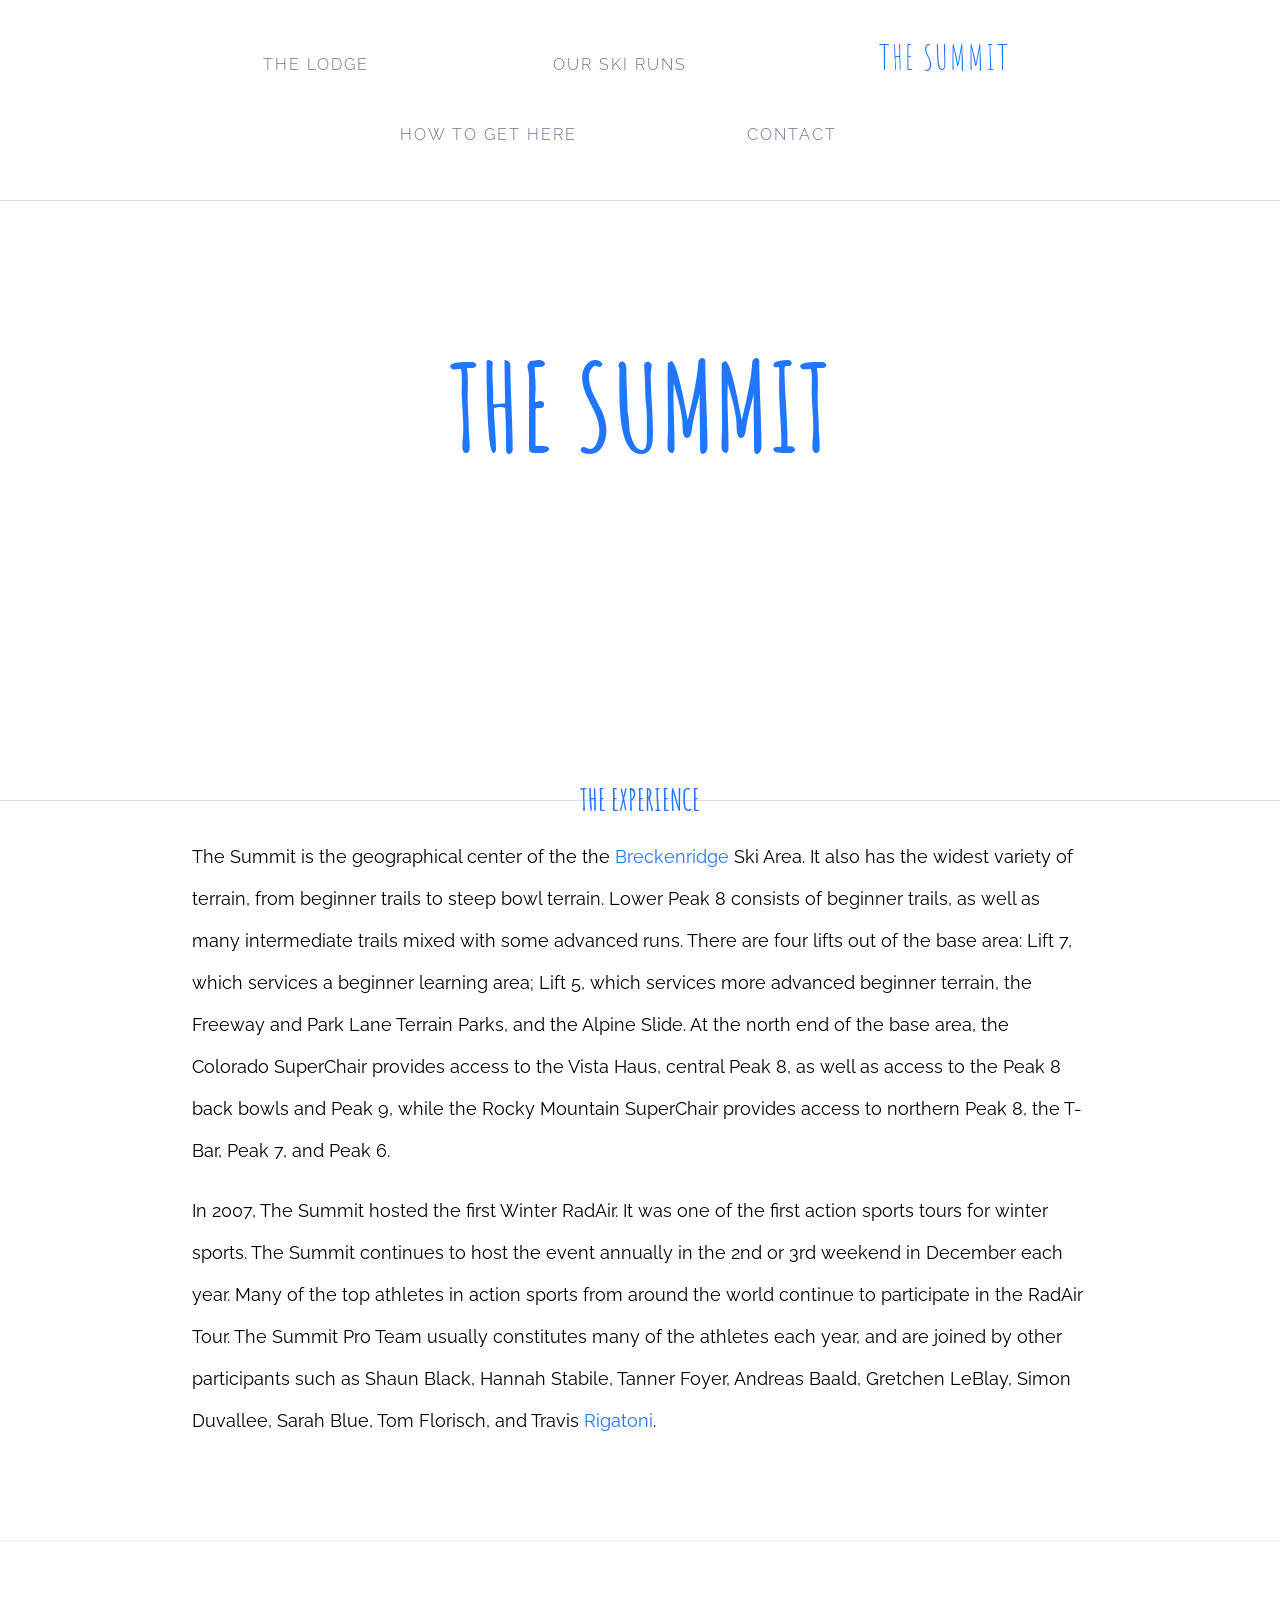
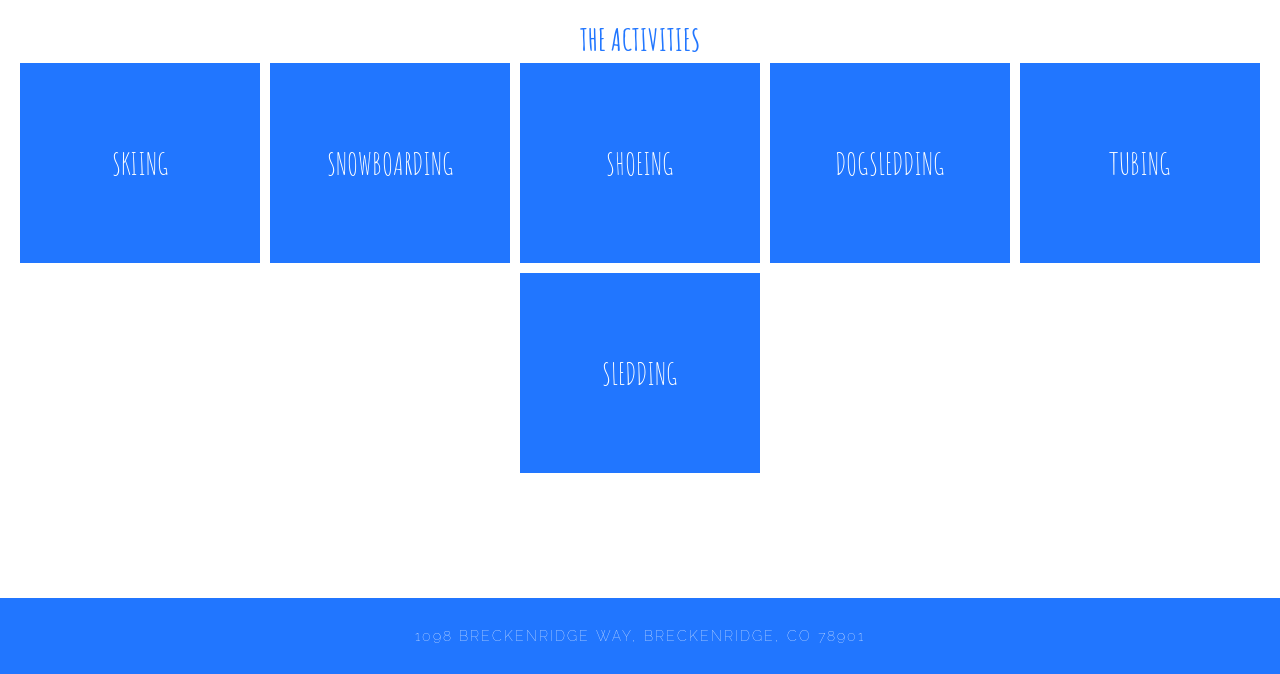
<file: index.html>
<!DOCTYPE html>

<!-- 
  Codecademy : Web Development Foundations
  HTML enhanced with DeepSeek
-->

<html>
  <head>
    <title>Experience the Summit at Breckenridge!</title>
    <link href="https://fonts.googleapis.com/css?family=Amatic+SC|Raleway:100,200,300,400,500,600,700,800,900" rel="stylesheet">
    <link rel="stylesheet" type="text/css" href="starting.css">
    <link rel="stylesheet" type="text/css" href="style.css">
  </head>

  <body>
    <!-- Navigation Bar -->
    <div class="navigation">
      <ul>
        <a class="nav-link glow-on-hover">The Lodge</a>
        <a class="nav-link glow-on-hover">Our Ski Runs</a>
        <a class="nav-link glow-on-hover logo">The Summit</a>
        <a class="nav-link glow-on-hover">How to Get Here</a>
        <a class="nav-link glow-on-hover">Contact</a>
      </ul>
    </div>

    <!-- Hero Banner Section -->
    <div class="banner">
      <div class="banner-text">
        <h1>Experience</h1>
        <h2>The Summit</h2>
        <a href="#" class="btn">Get on the mountain</a>
      </div>
    </div>

    <!-- Main Content Section -->
    <div class="content">
      <h2>The Experience</h2>
      <div class="description">
        <p>
          The Summit is the geographical center of the the 
          <a class="hover-underline">Breckenridge</a> Ski Area. It also has the 
          widest variety of terrain, from beginner trails to steep bowl terrain. 
          Lower Peak 8 consists of beginner trails, as well as many intermediate 
          trails mixed with some advanced runs. There are four lifts out of the 
          base area: Lift 7, which services a beginner learning area; Lift 5, 
          which services more advanced beginner terrain, the Freeway and Park 
          Lane Terrain Parks, and the Alpine Slide. At the north end of the base 
          area, the Colorado SuperChair provides access to the Vista Haus, 
          central Peak 8, as well as access to the Peak 8 back bowls and Peak 9, 
          while the Rocky Mountain SuperChair provides access to northern Peak 8, 
          the T-Bar, Peak 7, and Peak 6.
        </p>
        <p>
          In 2007, The Summit hosted the first Winter RadAir. It was one of the 
          first action sports tours for winter sports. The Summit continues to 
          host the event annually in the 2nd or 3rd weekend in December each year. 
          Many of the top athletes in action sports from around the world continue 
          to participate in the RadAir Tour. The Summit Pro Team usually constitutes 
          many of the athletes each year, and are joined by other participants 
          such as Shaun Black, Hannah Stabile, Tanner Foyer, Andreas Baald, 
          Gretchen LeBlay, Simon Duvallee, Sarah Blue, Tom Florisch, and Travis 
          <a class="hover-underline">Rigatoni</a>.
        </p>
      </div>
    </div>

    <!-- Activities Panel -->
    <div class="activities-panel">
      <h2>The Activities</h2>
      <a class="activity">Skiing</a>
      <a class="activity">Snowboarding</a>
      <a class="activity">Shoeing</a>
      <a class="activity">Dogsledding</a>
      <a class="activity">Tubing</a>
      <a class="activity">Sledding</a>
    </div>

    <!-- Footer -->
    <div class="footer">
      <h2>1098 Breckenridge Way, Breckenridge, CO 78901</h2>
    </div>
  </body>
</html>
</file>
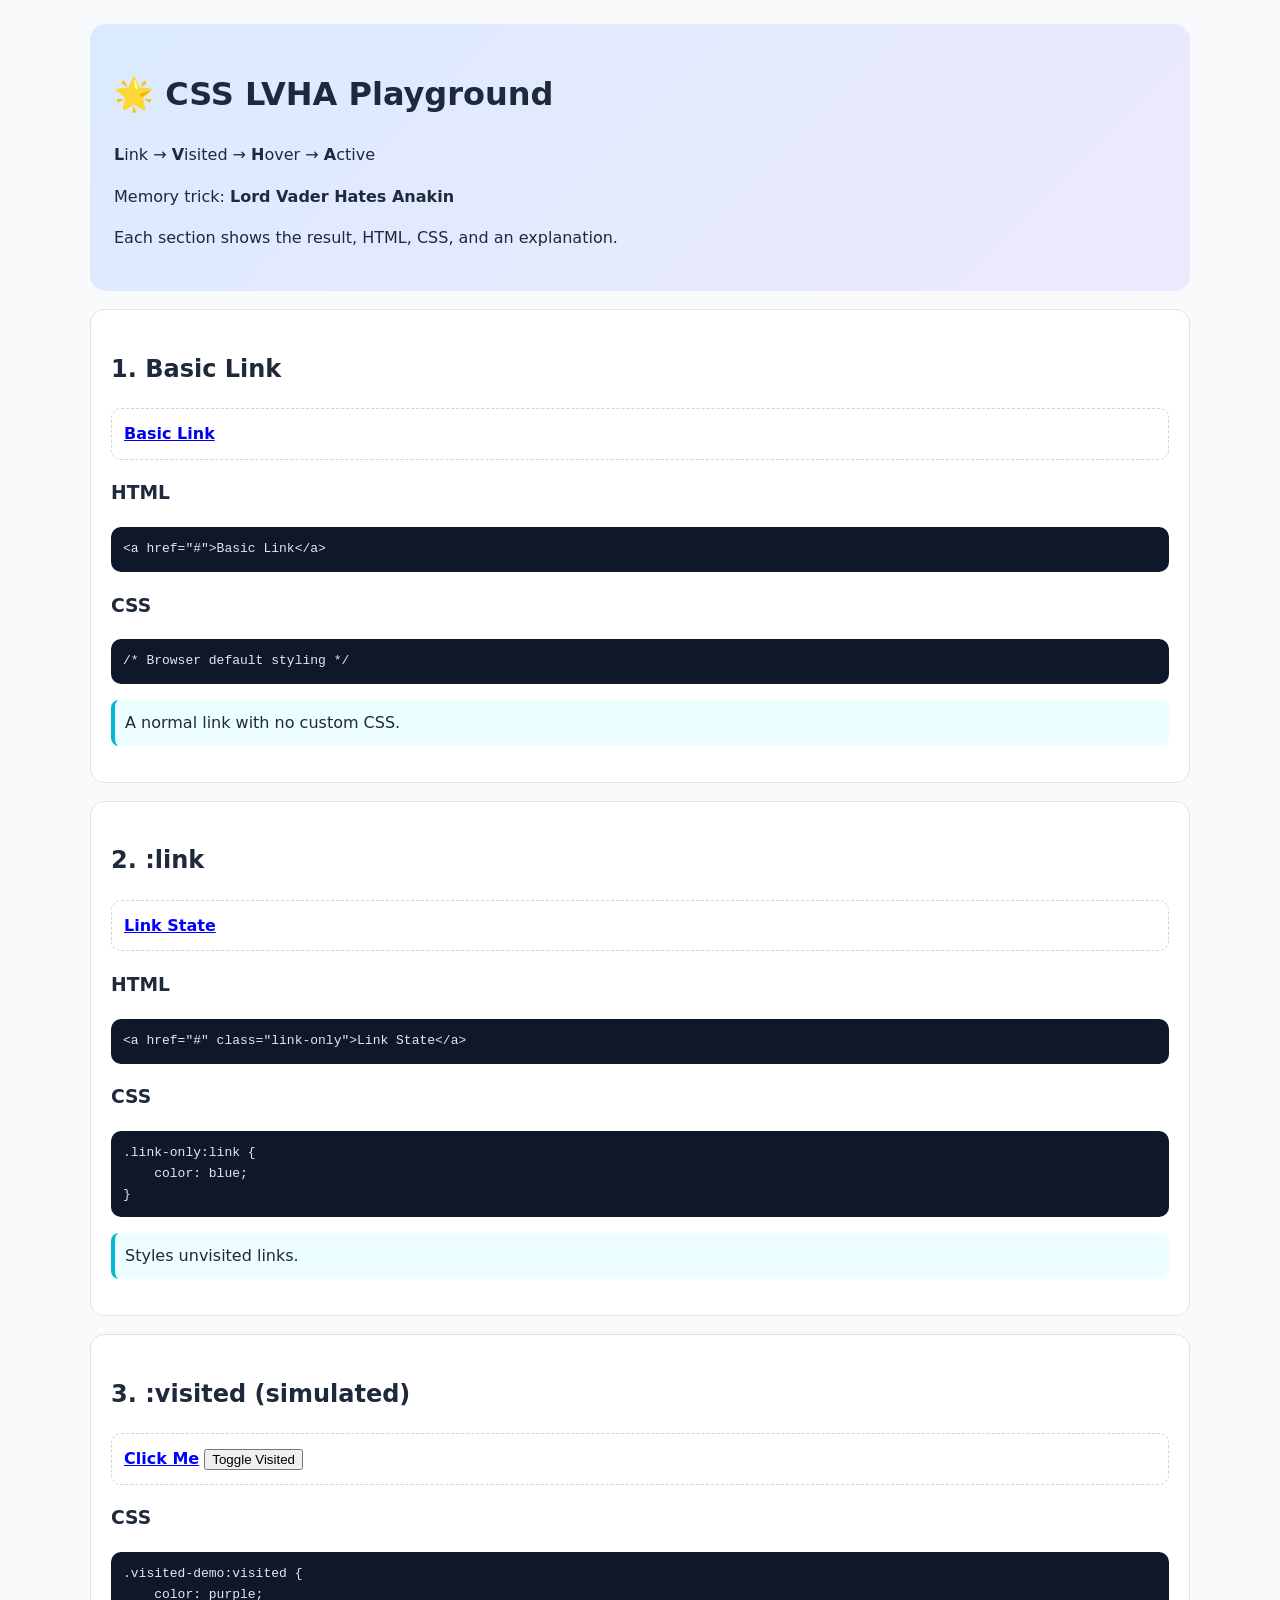
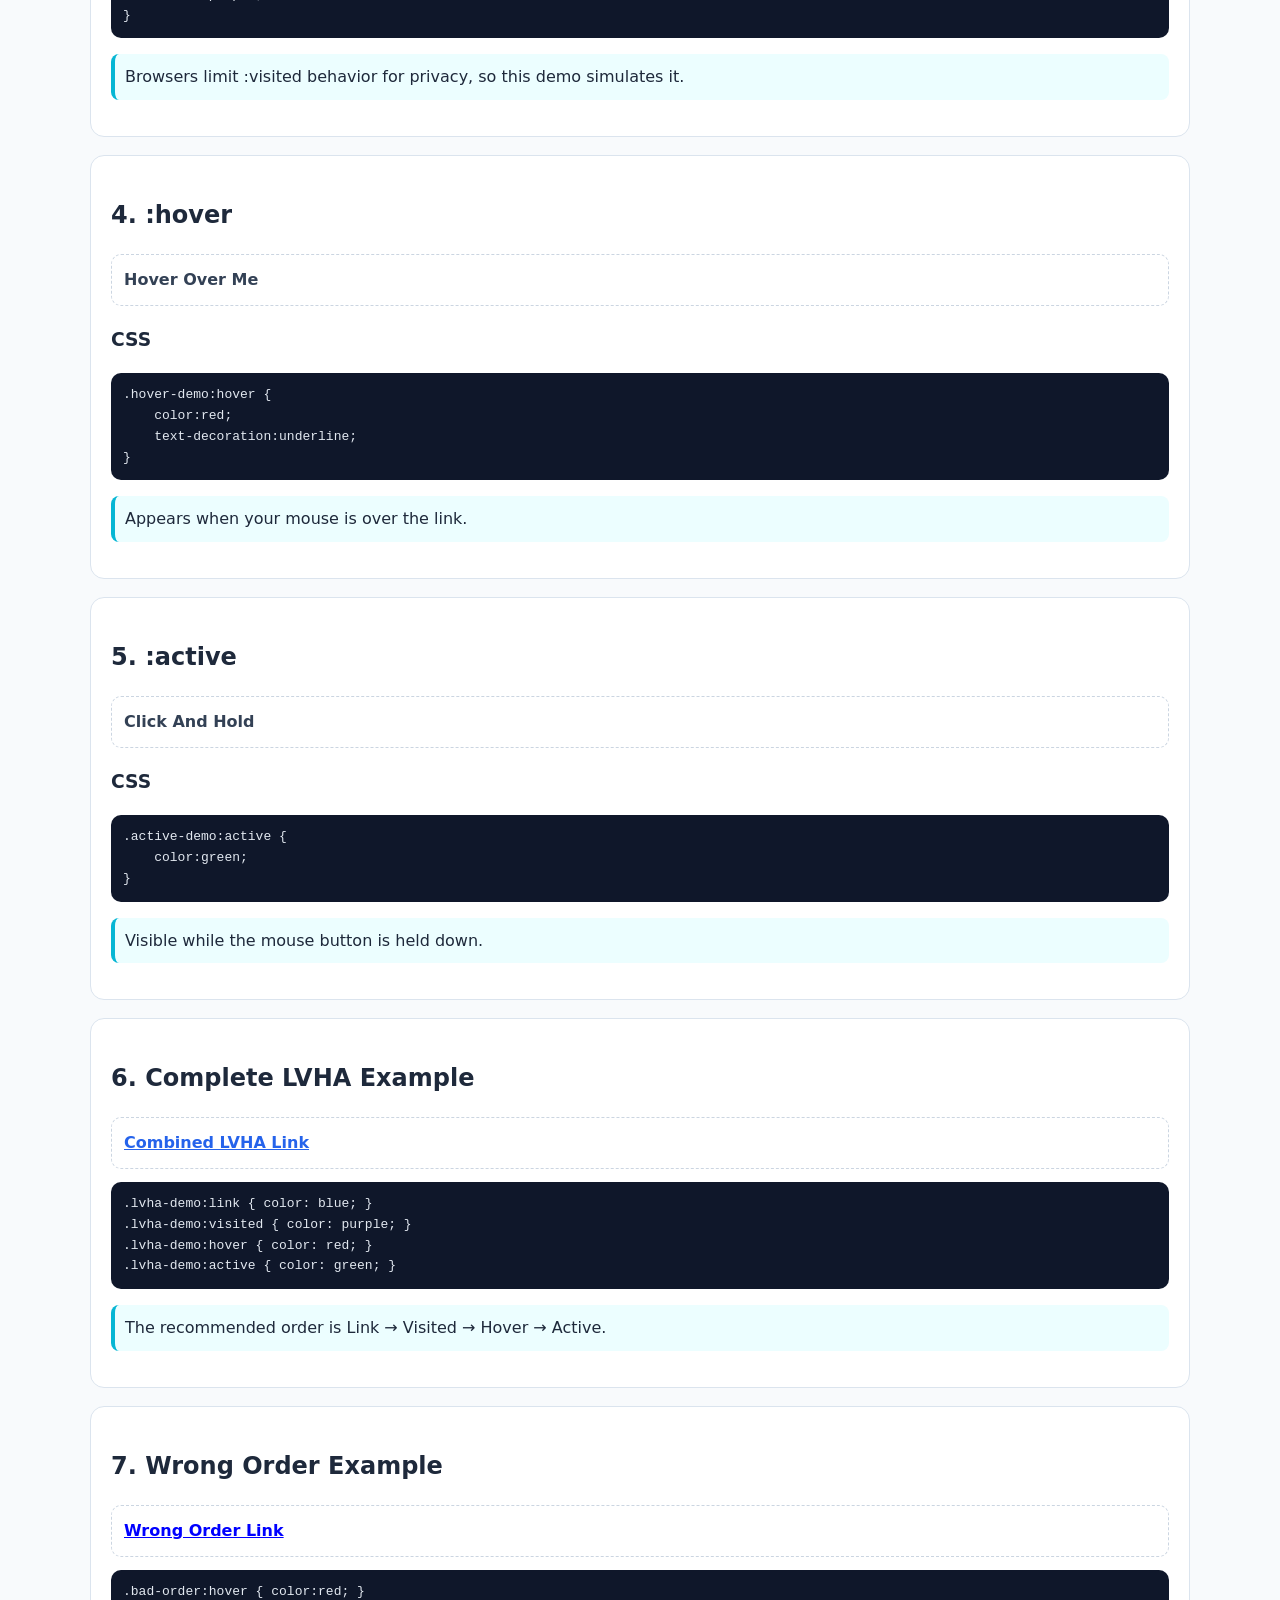
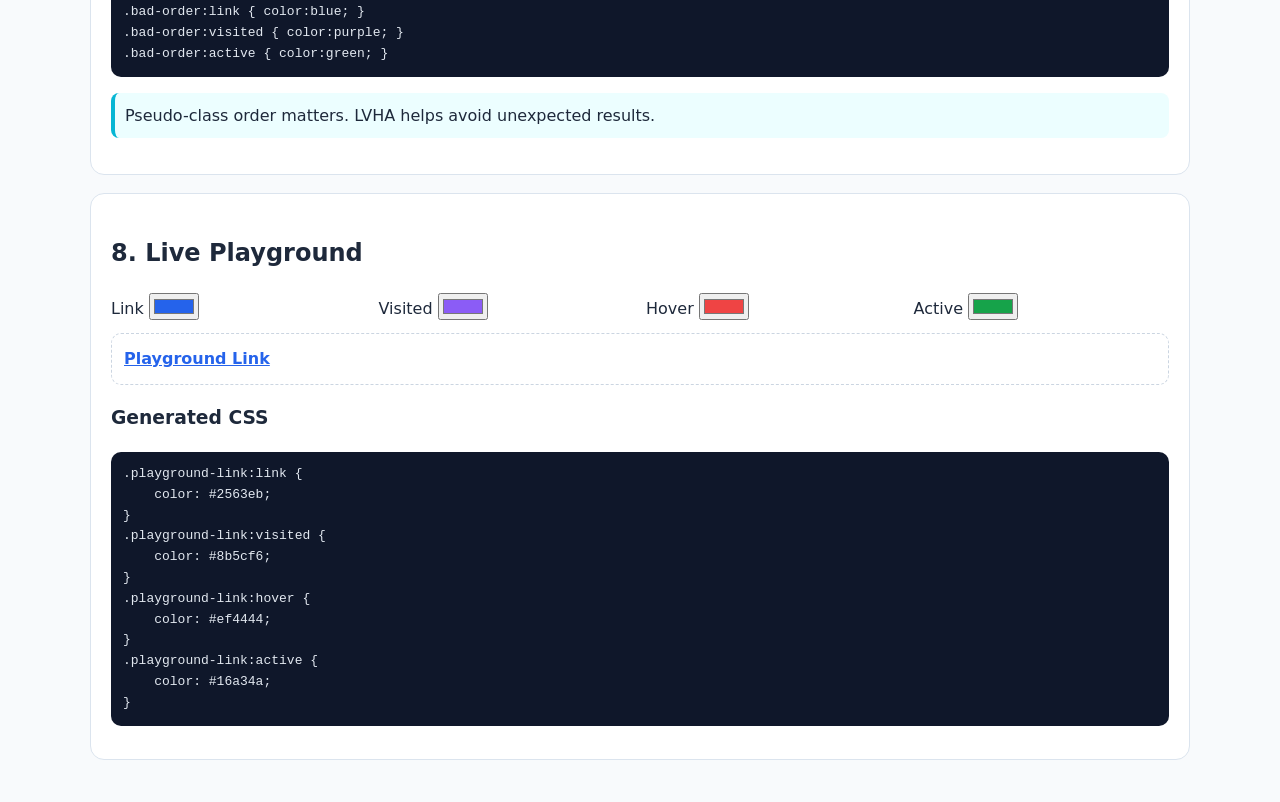
<file: lvha-chatgpt.html>
<!DOCTYPE html>
<html lang="en">
<head>
<meta charset="UTF-8">
<meta name="viewport" content="width=device-width, initial-scale=1.0">
<title>ChatGPT : CSS LVHA Playground</title>
<style>
:root{
--link:#2563eb;--visited:#8b5cf6;--hover:#ef4444;--active:#16a34a;
}
body{font-family:system-ui,sans-serif;max-width:1100px;margin:auto;padding:24px;line-height:1.6;background:#f8fafc;color:#1e293b}
.card{background:white;border:1px solid #dbe4ee;border-radius:14px;padding:20px;margin:18px 0}
.hero{background:linear-gradient(135deg,#dbeafe,#ede9fe);padding:24px;border-radius:16px}
.demo{padding:12px;border:1px dashed #cbd5e1;border-radius:10px;background:#fff}
.code{background:#0f172a;color:#e2e8f0;padding:12px;border-radius:10px;overflow:auto}
.explain{background:#ecfeff;border-left:4px solid #06b6d4;padding:10px;border-radius:8px}
a{font-weight:600}
.link-only:link{color:blue}
.hover-only{color:#334155;text-decoration:none}
.hover-only:hover{color:red;text-decoration:underline}
.active-only{color:#334155;text-decoration:none}
.active-only:active{color:green}
.lvha-demo:link{color:var(--link)}
.lvha-demo:visited{color:var(--visited)}
.lvha-demo:hover{color:var(--hover)}
.lvha-demo:active{color:var(--active)}
.bad-order:hover{color:red}
.bad-order:link{color:blue}
.bad-order:visited{color:purple}
.bad-order:active{color:green}
.fake-link{cursor:pointer;color:blue;text-decoration:underline;font-weight:600}
.fake-link.visited{color:purple}
.controls{display:grid;grid-template-columns:repeat(auto-fit,minmax(180px,1fr));gap:12px}
</style>
</head>
<body>
<div class="hero">
<h1>🌟 CSS LVHA Playground</h1>
<p><strong>L</strong>ink → <strong>V</strong>isited → <strong>H</strong>over → <strong>A</strong>ctive</p>
<p>Memory trick: <strong>Lord Vader Hates Anakin</strong></p>
<p>Each section shows the result, HTML, CSS, and an explanation.</p>
</div>

<div class="card">
<h2>1. Basic Link</h2>
<div class="demo"><a href="#" onclick="return false;">Basic Link</a></div>
<h3>HTML</h3><pre class="code">&lt;a href="#"&gt;Basic Link&lt;/a&gt;</pre>
<h3>CSS</h3><pre class="code">/* Browser default styling */</pre>
<p class="explain">A normal link with no custom CSS.</p>
</div>

<div class="card">
<h2>2. :link</h2>
<div class="demo"><a href="#" onclick="return false;" class="link-only">Link State</a></div>
<h3>HTML</h3><pre class="code">&lt;a href="#" class="link-only"&gt;Link State&lt;/a&gt;</pre>
<h3>CSS</h3><pre class="code">.link-only:link {
    color: blue;
}</pre>
<p class="explain">Styles unvisited links.</p>
</div>

<div class="card">
<h2>3. :visited (simulated)</h2>
<div class="demo">
<span id="visitedDemo" class="fake-link">Click Me</span>
<button onclick="toggleVisited()">Toggle Visited</button>
</div>
<h3>CSS</h3><pre class="code">.visited-demo:visited {
    color: purple;
}</pre>
<p class="explain">Browsers limit :visited behavior for privacy, so this demo simulates it.</p>
</div>

<div class="card">
<h2>4. :hover</h2>
<div class="demo"><a href="#" onclick="return false;" class="hover-only">Hover Over Me</a></div>
<h3>CSS</h3><pre class="code">.hover-demo:hover {
    color:red;
    text-decoration:underline;
}</pre>
<p class="explain">Appears when your mouse is over the link.</p>
</div>

<div class="card">
<h2>5. :active</h2>
<div class="demo"><a href="#" onclick="return false;" class="active-only">Click And Hold</a></div>
<h3>CSS</h3><pre class="code">.active-demo:active {
    color:green;
}</pre>
<p class="explain">Visible while the mouse button is held down.</p>
</div>

<div class="card">
<h2>6. Complete LVHA Example</h2>
<div class="demo"><a href="#" onclick="return false;" class="lvha-demo">Combined LVHA Link</a></div>
<pre class="code">.lvha-demo:link { color: blue; }
.lvha-demo:visited { color: purple; }
.lvha-demo:hover { color: red; }
.lvha-demo:active { color: green; }</pre>
<p class="explain">The recommended order is Link → Visited → Hover → Active.</p>
</div>

<div class="card">
<h2>7. Wrong Order Example</h2>
<div class="demo"><a href="#" onclick="return false;" class="bad-order">Wrong Order Link</a></div>
<pre class="code">.bad-order:hover { color:red; }
.bad-order:link { color:blue; }
.bad-order:visited { color:purple; }
.bad-order:active { color:green; }</pre>
<p class="explain">Pseudo-class order matters. LVHA helps avoid unexpected results.</p>
</div>

<div class="card">
<h2>8. Live Playground</h2>
<div class="controls">
<div><label>Link <input type="color" id="linkColor" value="#2563eb"></label></div>
<div><label>Visited <input type="color" id="visitedColor" value="#8b5cf6"></label></div>
<div><label>Hover <input type="color" id="hoverColor" value="#ef4444"></label></div>
<div><label>Active <input type="color" id="activeColor" value="#16a34a"></label></div>
</div>
<div class="demo" style="margin-top:12px">
<a href="#" onclick="return false;" class="lvha-demo">Playground Link</a>
</div>
<h3>Generated CSS</h3>
<pre id="generatedCSS" class="code"></pre>
</div>

<script>
function toggleVisited(){
 document.getElementById('visitedDemo').classList.toggle('visited');
}
const root=document.documentElement;
function updateCSS(){
 root.style.setProperty('--link',linkColor.value);
 root.style.setProperty('--visited',visitedColor.value);
 root.style.setProperty('--hover',hoverColor.value);
 root.style.setProperty('--active',activeColor.value);
 generatedCSS.textContent=`.playground-link:link {
    color: ${linkColor.value};
}
.playground-link:visited {
    color: ${visitedColor.value};
}
.playground-link:hover {
    color: ${hoverColor.value};
}
.playground-link:active {
    color: ${activeColor.value};
}`;
}
document.querySelectorAll('input[type=color]').forEach(i=>i.addEventListener('input',updateCSS));
updateCSS();
</script>
</body>
</html>
</file>
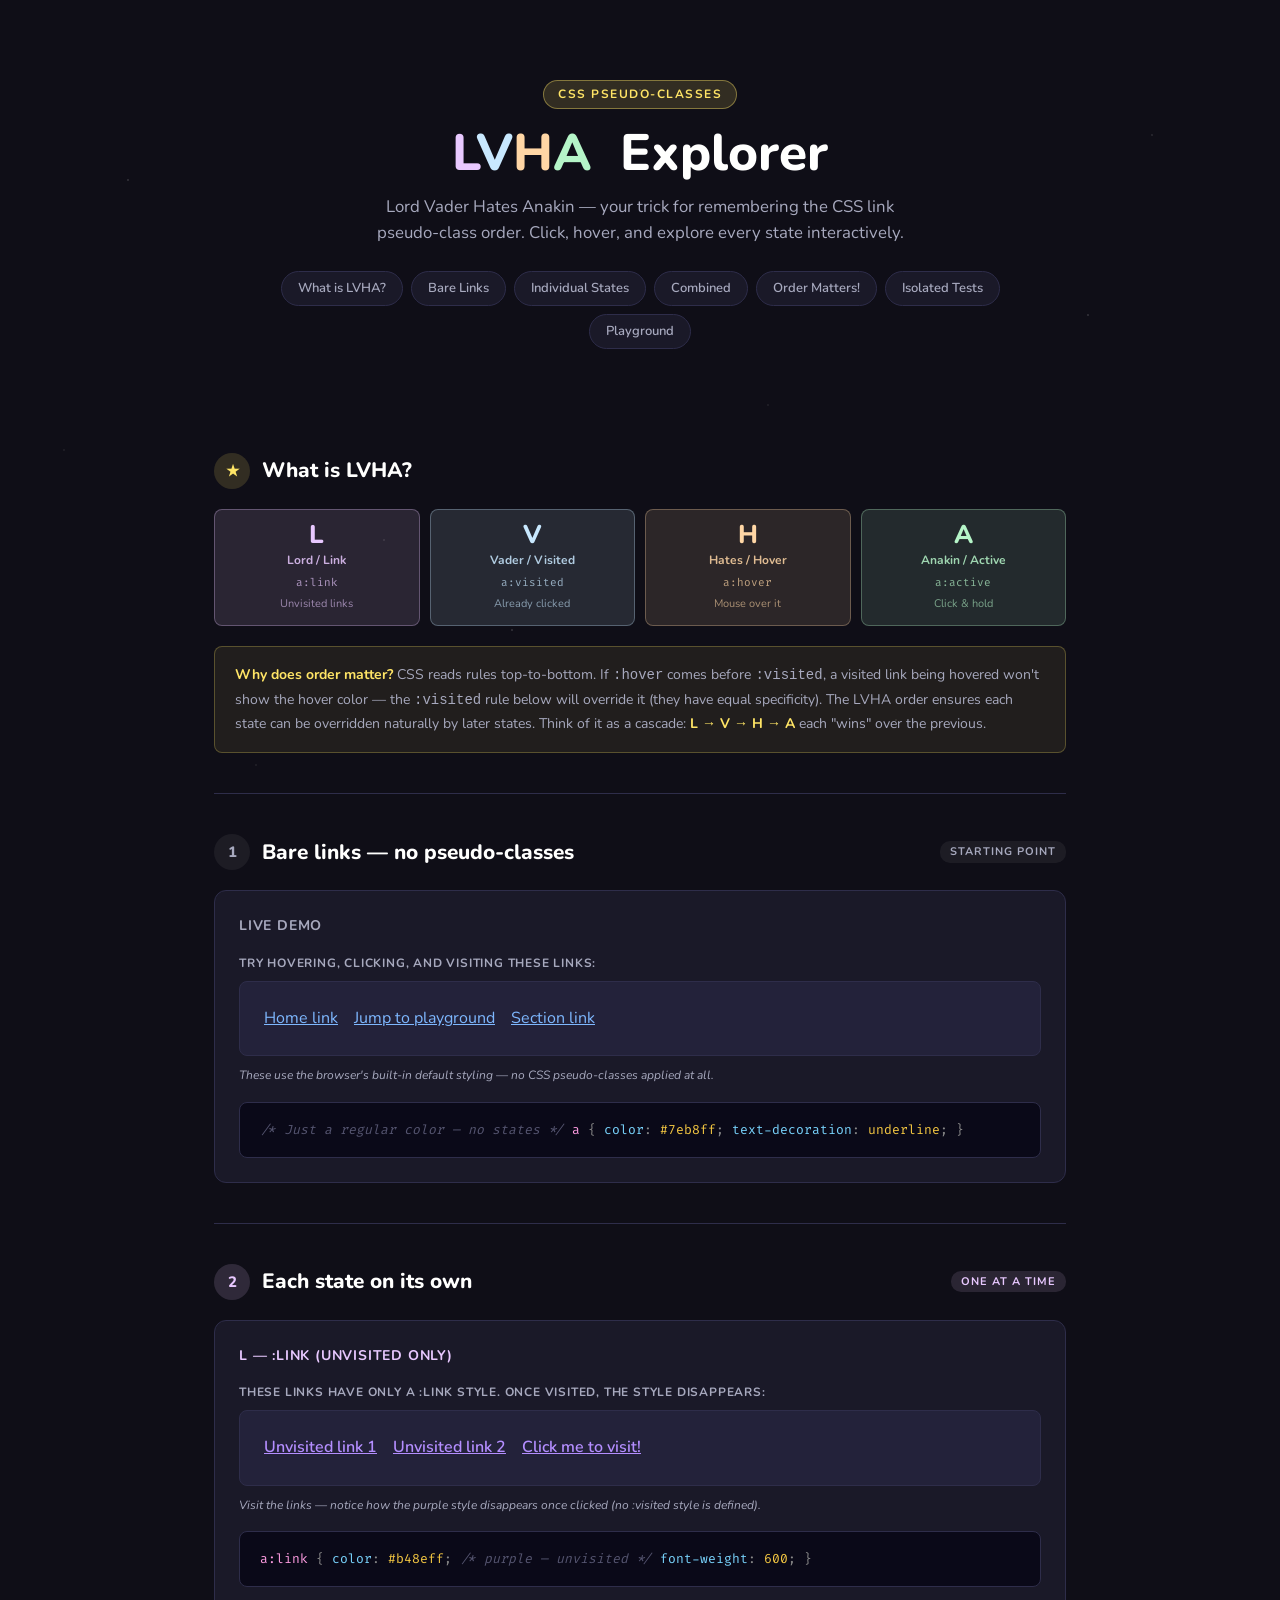
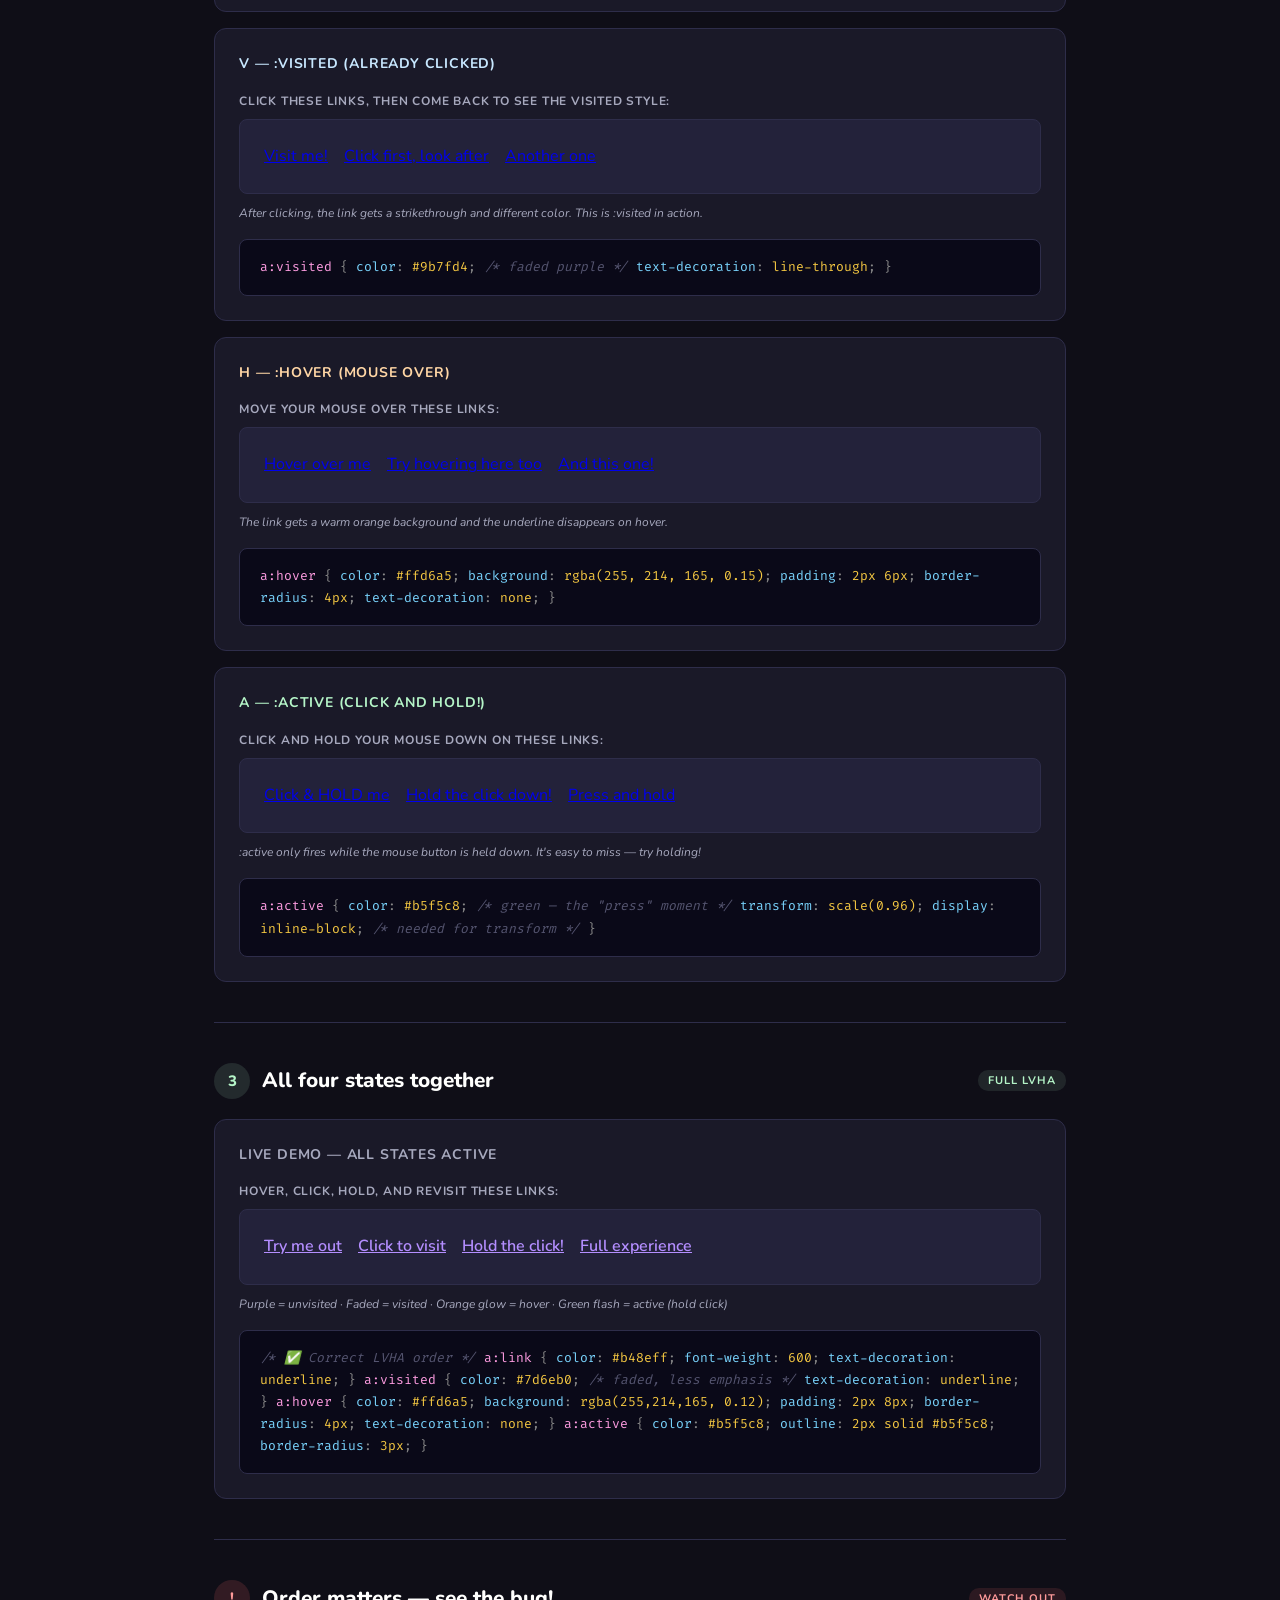
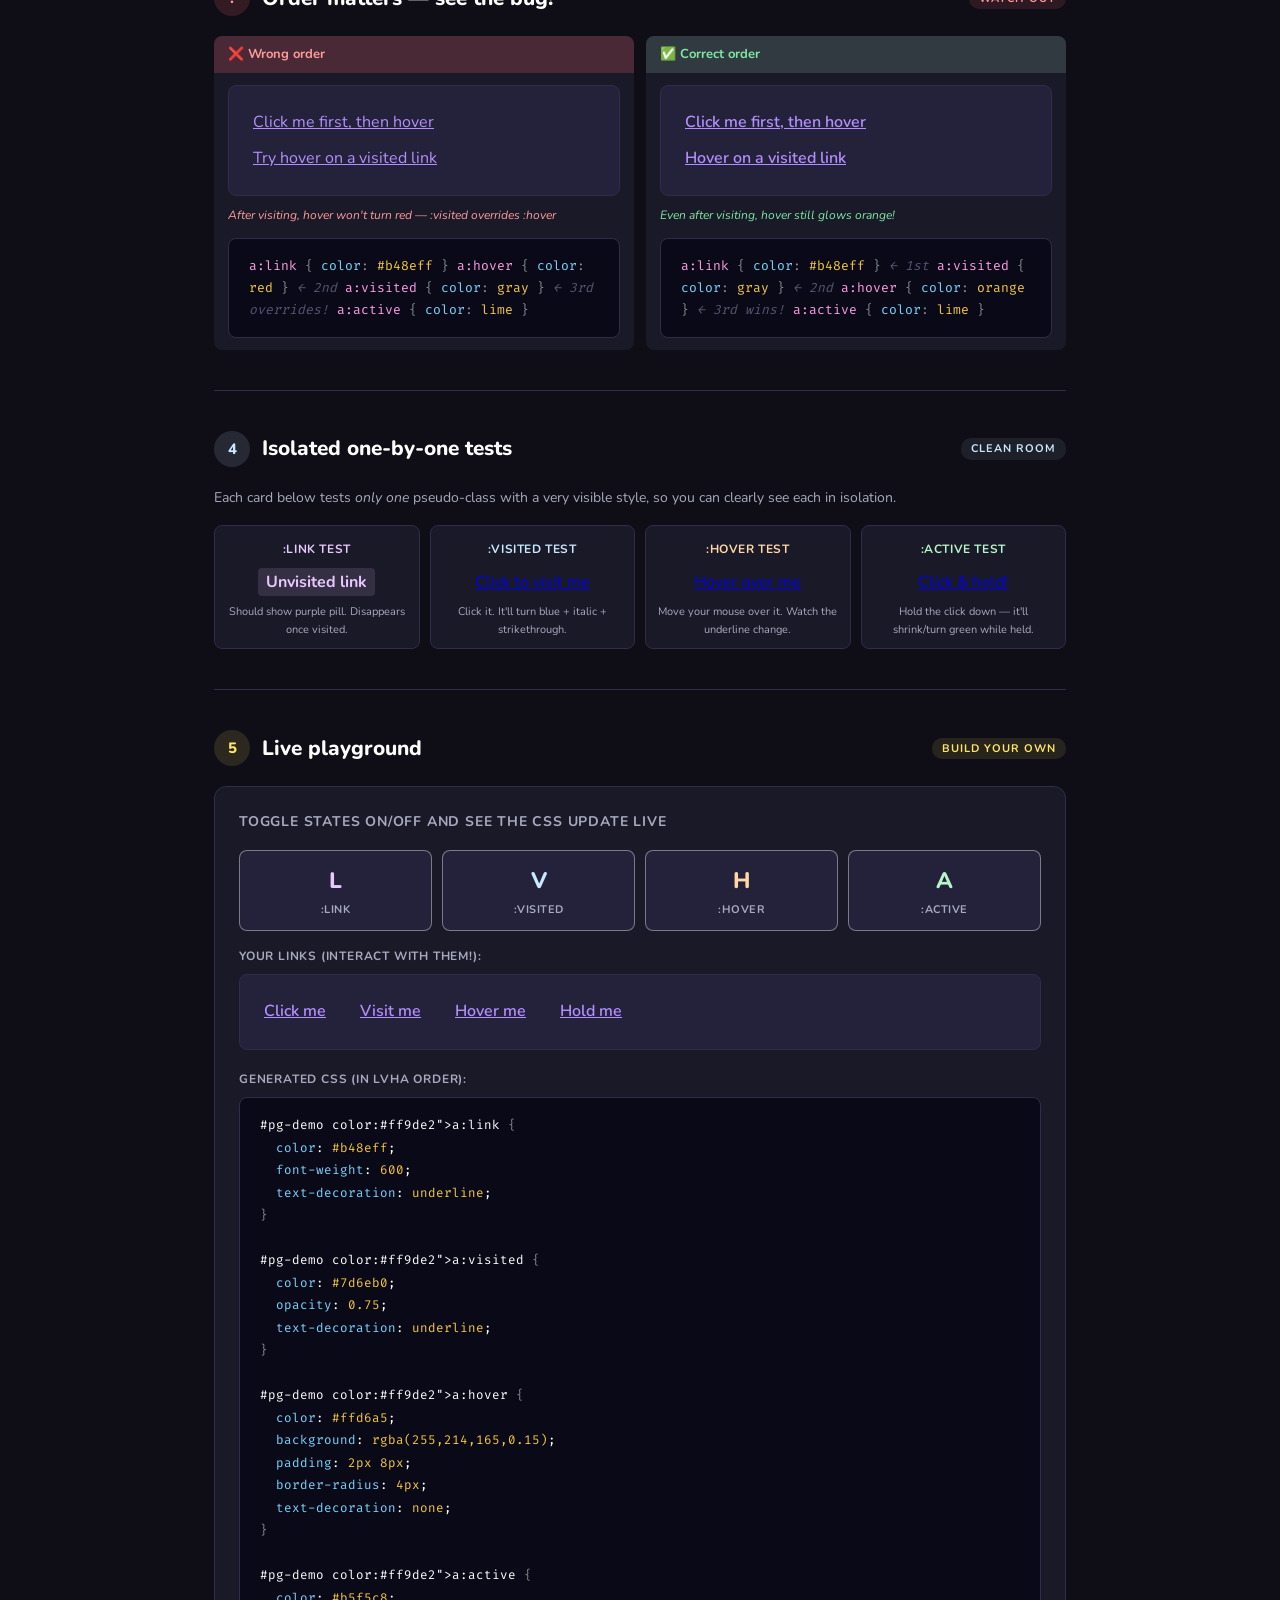
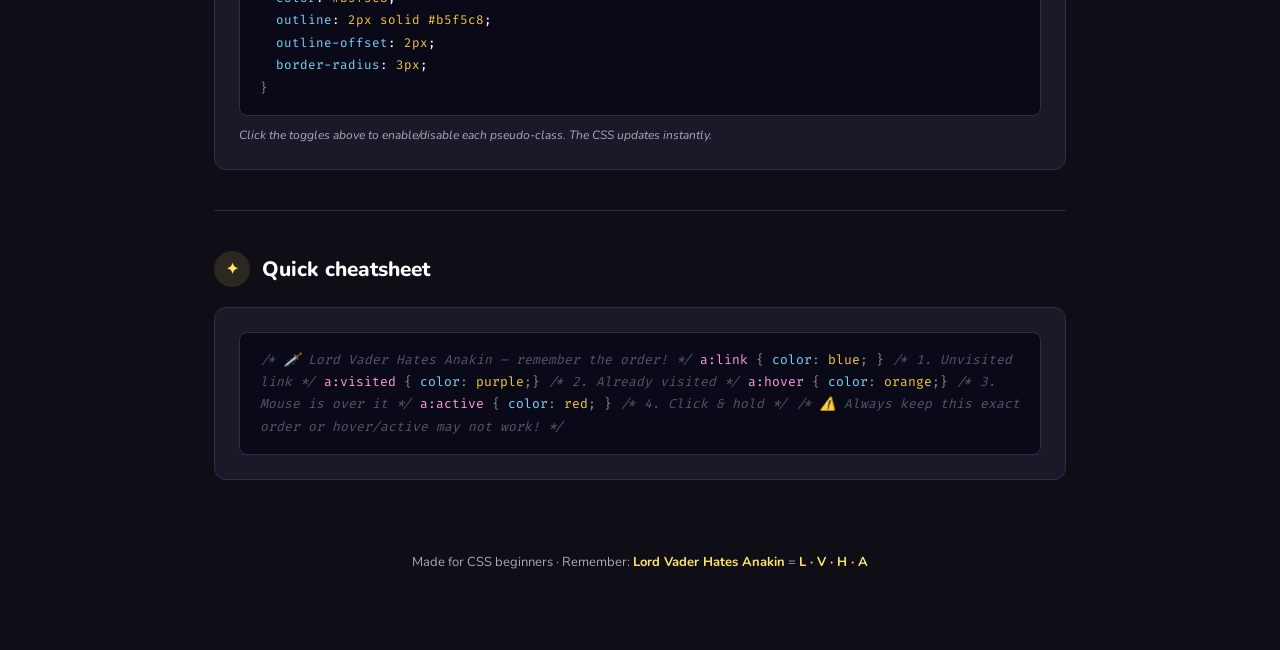
<file: lvha-claude.html>
<!DOCTYPE html>
<html lang="en">
<head>
<meta charset="UTF-8">
<meta name="viewport" content="width=device-width, initial-scale=1.0">
<title>Claude : CSS LVHA Explorer 🧙‍♂️</title>
<link href="https://fonts.googleapis.com/css2?family=Nunito:wght@400;600;700;800&family=Fira+Code:wght@400;500&display=swap" rel="stylesheet">
<style>
  :root {
    --bg: #0f0e17;
    --surface: #1a1928;
    --surface2: #23223a;
    --border: #2e2d4a;
    --text: #fffffe;
    --muted: #a7a9be;
    --accent-l: #e8c8ff;
    --accent-v: #c8e8ff;
    --accent-h: #ffd6a5;
    --accent-a: #b5f5c8;
    --yellow: #ffe566;
    --pink: #ff6b9d;
    --radius: 12px;
    --radius-sm: 8px;
    --mono: 'Fira Code', monospace;
    --sans: 'Nunito', sans-serif;
  }

  * { box-sizing: border-box; margin: 0; padding: 0; }

  body {
    font-family: var(--sans);
    background: var(--bg);
    color: var(--text);
    min-height: 100vh;
    line-height: 1.6;
  }

  /* ── Starfield background ── */
  body::before {
    content: '';
    position: fixed;
    inset: 0;
    background-image:
      radial-gradient(1px 1px at 10% 20%, rgba(255,255,255,0.4) 0%, transparent 100%),
      radial-gradient(1px 1px at 30% 60%, rgba(255,255,255,0.3) 0%, transparent 100%),
      radial-gradient(1px 1px at 50% 10%, rgba(255,255,255,0.5) 0%, transparent 100%),
      radial-gradient(1px 1px at 70% 80%, rgba(255,255,255,0.3) 0%, transparent 100%),
      radial-gradient(1px 1px at 85% 35%, rgba(255,255,255,0.4) 0%, transparent 100%),
      radial-gradient(1px 1px at 20% 85%, rgba(255,255,255,0.2) 0%, transparent 100%),
      radial-gradient(1px 1px at 90% 15%, rgba(255,255,255,0.3) 0%, transparent 100%),
      radial-gradient(1px 1px at 60% 45%, rgba(255,255,255,0.2) 0%, transparent 100%),
      radial-gradient(1px 1px at 40% 70%, rgba(255,255,255,0.4) 0%, transparent 100%),
      radial-gradient(1px 1px at 5% 50%, rgba(255,255,255,0.2) 0%, transparent 100%);
    pointer-events: none;
    z-index: 0;
  }

  .container {
    max-width: 900px;
    margin: 0 auto;
    padding: 2rem 1.5rem 4rem;
    position: relative;
    z-index: 1;
  }

  /* ── Hero ── */
  .hero {
    text-align: center;
    padding: 3rem 1rem 2rem;
  }
  .hero-badge {
    display: inline-block;
    background: rgba(255,229,102,0.15);
    border: 1px solid rgba(255,229,102,0.4);
    color: var(--yellow);
    font-size: 12px;
    font-weight: 700;
    letter-spacing: 1.5px;
    text-transform: uppercase;
    padding: 4px 14px;
    border-radius: 20px;
    margin-bottom: 1rem;
  }
  .hero h1 {
    font-size: clamp(2rem, 5vw, 3.2rem);
    font-weight: 800;
    line-height: 1.1;
    margin-bottom: 0.75rem;
  }
  .hero h1 span.l { color: var(--accent-l); }
  .hero h1 span.v { color: var(--accent-v); }
  .hero h1 span.h { color: var(--accent-h); }
  .hero h1 span.a { color: var(--accent-a); }
  .hero p {
    color: var(--muted);
    font-size: 1.05rem;
    max-width: 560px;
    margin: 0 auto;
  }

  /* ── Nav pills ── */
  .nav-pills {
    display: flex;
    flex-wrap: wrap;
    gap: 8px;
    justify-content: center;
    margin: 2rem 0;
  }
  .nav-pills a {
    display: inline-block;
    padding: 6px 16px;
    background: var(--surface);
    border: 1px solid var(--border);
    border-radius: 20px;
    color: var(--muted);
    text-decoration: none;
    font-size: 13px;
    font-weight: 600;
    transition: all 0.2s;
  }
  .nav-pills a:hover {
    background: var(--surface2);
    color: var(--text);
    border-color: rgba(255,255,255,0.2);
  }

  /* ── Section ── */
  .section {
    margin: 2.5rem 0;
  }
  .section-header {
    display: flex;
    align-items: center;
    gap: 12px;
    margin-bottom: 1.25rem;
  }
  .section-number {
    width: 36px;
    height: 36px;
    border-radius: 50%;
    display: flex;
    align-items: center;
    justify-content: center;
    font-size: 15px;
    font-weight: 800;
    flex-shrink: 0;
  }
  .section-header h2 {
    font-size: 1.3rem;
    font-weight: 800;
  }
  .section-header .tag {
    font-size: 11px;
    font-weight: 700;
    letter-spacing: 1px;
    text-transform: uppercase;
    padding: 2px 10px;
    border-radius: 10px;
    margin-left: auto;
  }

  /* ── Card ── */
  .card {
    background: var(--surface);
    border: 1px solid var(--border);
    border-radius: var(--radius);
    padding: 1.5rem;
    margin-bottom: 1rem;
  }
  .card-title {
    font-size: 14px;
    font-weight: 700;
    color: var(--muted);
    text-transform: uppercase;
    letter-spacing: 0.8px;
    margin-bottom: 1rem;
  }

  /* ── Code blocks ── */
  .code-block {
    background: #0a0918;
    border: 1px solid var(--border);
    border-radius: var(--radius-sm);
    padding: 1rem 1.25rem;
    font-family: var(--mono);
    font-size: 13px;
    line-height: 1.7;
    overflow-x: auto;
    margin-top: 1rem;
  }
  .code-block .sel { color: #ff9de2; }
  .code-block .prop { color: #79d4fd; }
  .code-block .val { color: #f5c842; }
  .code-block .cmt { color: #555570; font-style: italic; }
  .code-block .brace { color: #888; }

  /* ── Explainer pills for LVHA ── */
  .lvha-row {
    display: grid;
    grid-template-columns: repeat(2, 1fr);
    gap: 10px;
    margin-bottom: 1.25rem;
  }
  @media (min-width: 600px) {
    .lvha-row { grid-template-columns: repeat(4, 1fr); }
  }
  .lvha-pill {
    border-radius: var(--radius-sm);
    padding: 12px 14px;
    text-align: center;
  }
  .lvha-pill .letter {
    font-size: 1.6rem;
    font-weight: 800;
    display: block;
    line-height: 1;
    margin-bottom: 4px;
  }
  .lvha-pill .word {
    font-size: 12px;
    font-weight: 700;
    display: block;
    opacity: 0.85;
    margin-bottom: 3px;
  }
  .lvha-pill .selector {
    font-family: var(--mono);
    font-size: 11px;
    display: block;
    opacity: 0.7;
  }
  .lvha-pill .trigger {
    font-size: 11px;
    display: block;
    opacity: 0.6;
    margin-top: 4px;
  }
  .pill-l { background: rgba(232,200,255,0.12); border: 1px solid rgba(232,200,255,0.3); color: var(--accent-l); }
  .pill-v { background: rgba(200,232,255,0.12); border: 1px solid rgba(200,232,255,0.3); color: var(--accent-v); }
  .pill-h { background: rgba(255,214,165,0.12); border: 1px solid rgba(255,214,165,0.3); color: var(--accent-h); }
  .pill-a { background: rgba(181,245,200,0.12); border: 1px solid rgba(181,245,200,0.3); color: var(--accent-a); }

  /* ── Why order matters ── */
  .order-note {
    background: rgba(255,229,102,0.08);
    border: 1px solid rgba(255,229,102,0.25);
    border-radius: var(--radius-sm);
    padding: 1rem 1.25rem;
    font-size: 14px;
    color: var(--muted);
    line-height: 1.7;
  }
  .order-note strong { color: var(--yellow); }

  /* ── Link demo area ── */
  .demo-area {
    background: var(--surface2);
    border: 1px solid var(--border);
    border-radius: var(--radius-sm);
    padding: 1.5rem;
    display: flex;
    flex-wrap: wrap;
    gap: 16px;
    align-items: center;
    min-height: 64px;
  }
  .demo-label {
    font-size: 12px;
    font-weight: 700;
    color: var(--muted);
    text-transform: uppercase;
    letter-spacing: 0.8px;
    margin-bottom: 8px;
  }
  .demo-hint {
    font-size: 12px;
    color: var(--muted);
    margin-top: 10px;
    font-style: italic;
  }

  /* ── State indicator badge ── */
  .state-badge {
    display: inline-block;
    font-family: var(--mono);
    font-size: 11px;
    padding: 2px 8px;
    border-radius: 4px;
    background: rgba(255,255,255,0.06);
    color: var(--muted);
  }

  /* ════════════════════════════════════════
     LINK STYLES — each section defines its own
     ════════════════════════════════════════ */

  /* 1. Bare link (no pseudo-classes) */
  .demo-bare a {
    color: #7eb8ff;
    text-decoration: underline;
  }

  /* 2. :link only */
  .demo-link-only a:link {
    color: #b48eff;
    text-decoration: underline;
    font-weight: 600;
  }

  /* 3. :visited only */
  .demo-visited-only a:visited {
    color: #9b7fd4;
    text-decoration: line-through;
  }

  /* 4. :hover only */
  .demo-hover-only a:hover {
    color: var(--accent-h);
    background: rgba(255,214,165,0.15);
    padding: 2px 6px;
    border-radius: 4px;
    text-decoration: none;
  }

  /* 5. :active only */
  .demo-active-only a:active {
    color: var(--accent-a);
    transform: scale(0.96);
    display: inline-block;
  }

  /* 6. All LVHA in correct order */
  .demo-full a:link    { color: #b48eff; font-weight: 600; text-decoration: underline; }
  .demo-full a:visited { color: #7d6eb0; text-decoration: underline; }
  .demo-full a:hover   { color: var(--accent-h); background: rgba(255,214,165,0.12); padding: 2px 8px; border-radius: 4px; text-decoration: none; }
  .demo-full a:active  { color: var(--accent-a); outline: 2px solid var(--accent-a); outline-offset: 2px; border-radius: 3px; }

  /* ════════════════════════════════
     WRONG ORDER DEMO
     ════════════════════════════════ */
  /* Wrong: :hover before :visited — hover may not work on visited links */
  .demo-wrong-order a:link    { color: #b48eff; }
  .demo-wrong-order a:hover   { color: #ff6b6b; background: rgba(255,107,107,0.15); padding: 2px 6px; border-radius: 4px; text-decoration: none; }
  .demo-wrong-order a:visited { color: #7d6eb0; }
  .demo-wrong-order a:active  { color: #ffd6a5; }

  /* ════════════════════════════════
     PLAYGROUND
     ════════════════════════════════ */
  .playground-links a {
    margin-right: 18px;
    font-size: 1rem;
    font-weight: 600;
    text-decoration: underline;
  }

  /* ── Toggle switches ── */
  .controls-grid {
    display: grid;
    grid-template-columns: repeat(2, 1fr);
    gap: 10px;
    margin-bottom: 1rem;
  }
  @media (min-width: 500px) {
    .controls-grid { grid-template-columns: repeat(4, 1fr); }
  }
  .toggle-card {
    border-radius: var(--radius-sm);
    padding: 12px;
    border: 1px solid var(--border);
    cursor: pointer;
    transition: all 0.2s;
    background: var(--surface);
    text-align: center;
    user-select: none;
  }
  .toggle-card:hover { border-color: rgba(255,255,255,0.2); }
  .toggle-card.active-toggle { border-color: rgba(255,255,255,0.4); background: var(--surface2); }
  .toggle-card .toggle-letter {
    font-size: 1.4rem;
    font-weight: 800;
    display: block;
    margin-bottom: 2px;
  }
  .toggle-card .toggle-label {
    font-size: 11px;
    font-weight: 700;
    text-transform: uppercase;
    letter-spacing: 0.5px;
    color: var(--muted);
    display: block;
  }
  .toggle-card.t-l { }
  .toggle-card.t-l .toggle-letter { color: var(--accent-l); }
  .toggle-card.t-v .toggle-letter { color: var(--accent-v); }
  .toggle-card.t-h .toggle-letter { color: var(--accent-h); }
  .toggle-card.t-a .toggle-letter { color: var(--accent-a); }

  /* live CSS preview */
  .css-preview {
    background: #0a0918;
    border: 1px solid var(--border);
    border-radius: var(--radius-sm);
    padding: 1rem 1.25rem;
    font-family: var(--mono);
    font-size: 12.5px;
    line-height: 1.8;
    min-height: 80px;
    white-space: pre;
    overflow-x: auto;
  }

  /* ── Isolated test ── */
  .isolated-grid {
    display: grid;
    grid-template-columns: 1fr 1fr;
    gap: 10px;
  }
  @media (min-width: 600px) {
    .isolated-grid { grid-template-columns: repeat(4, 1fr); }
  }
  .iso-card {
    background: var(--surface);
    border: 1px solid var(--border);
    border-radius: var(--radius-sm);
    padding: 14px 12px 10px;
    text-align: center;
  }
  .iso-card .iso-title {
    font-size: 12px;
    font-weight: 700;
    text-transform: uppercase;
    letter-spacing: 0.6px;
    margin-bottom: 10px;
  }
  .iso-card .iso-hint {
    font-size: 11px;
    color: var(--muted);
    margin-top: 8px;
  }

  /* Isolated styles — scoped by class */
  .iso-l a:link    { color: var(--accent-l); font-weight: 700; background: rgba(232,200,255,0.12); padding: 3px 8px; border-radius: 4px; text-decoration: none; }
  .iso-v a:visited { color: var(--accent-v); font-style: italic; text-decoration: line-through; opacity: 0.7; }
  .iso-h a:hover   { color: var(--accent-h); letter-spacing: 0.5px; text-decoration: none; border-bottom: 2px solid var(--accent-h); }
  .iso-a a:active  { color: var(--accent-a); transform: scale(0.9); display: inline-block; }

  /* ── Divider ── */
  .divider {
    border: none;
    border-top: 1px solid var(--border);
    margin: 2rem 0;
  }

  /* ── Footer ── */
  .footer {
    text-align: center;
    padding: 2rem 0 1rem;
    color: var(--muted);
    font-size: 13px;
  }
  .footer strong { color: var(--yellow); }

  /* ── Wrong vs Right comparison ── */
  .compare-grid {
    display: grid;
    grid-template-columns: 1fr 1fr;
    gap: 12px;
  }
  .compare-card {
    background: var(--surface);
    border-radius: var(--radius-sm);
    overflow: hidden;
  }
  .compare-header {
    padding: 8px 14px;
    font-size: 13px;
    font-weight: 700;
  }
  .compare-header.wrong { background: rgba(255,107,107,0.2); color: #ff9a9a; }
  .compare-header.right { background: rgba(181,245,200,0.15); color: #7ee8a2; }
  .compare-body {
    padding: 12px 14px;
  }
  .compare-body .code-block {
    margin-top: 0;
  }

  /* ── Scroll hint ── */
  .scroll-btn {
    display: inline-block;
    background: rgba(255,255,255,0.06);
    border: 1px solid var(--border);
    color: var(--muted);
    border-radius: 20px;
    padding: 6px 16px;
    font-size: 13px;
    font-weight: 600;
    cursor: pointer;
    transition: all 0.2s;
    text-decoration: none;
  }
  .scroll-btn:hover {
    background: rgba(255,255,255,0.1);
    color: var(--text);
  }
</style>
</head>
<body>

<div class="container">

  <!-- HERO -->
  <div class="hero">
    <div class="hero-badge">CSS Pseudo-Classes</div>
    <h1>
      <span class="l">L</span><span class="v">V</span><span class="h">H</span><span class="a">A</span>
      &nbsp;Explorer
    </h1>
    <p>
      Lord Vader Hates Anakin — your trick for remembering the CSS link pseudo-class order.
      Click, hover, and explore every state interactively.
    </p>
    <div class="nav-pills" style="margin-top: 1.5rem;">
      <a href="#what-is-lvha">What is LVHA?</a>
      <a href="#bare">Bare Links</a>
      <a href="#individual">Individual States</a>
      <a href="#combined">Combined</a>
      <a href="#wrong-order">Order Matters!</a>
      <a href="#isolated">Isolated Tests</a>
      <a href="#playground">Playground</a>
    </div>
  </div>

  <!-- SECTION 1: WHAT IS LVHA -->
  <div class="section" id="what-is-lvha">
    <div class="section-header">
      <div class="section-number" style="background: rgba(255,229,102,0.15); color: var(--yellow);">★</div>
      <h2>What is LVHA?</h2>
    </div>

    <div class="lvha-row">
      <div class="lvha-pill pill-l">
        <span class="letter">L</span>
        <span class="word">Lord / Link</span>
        <span class="selector">a:link</span>
        <span class="trigger">Unvisited links</span>
      </div>
      <div class="lvha-pill pill-v">
        <span class="letter">V</span>
        <span class="word">Vader / Visited</span>
        <span class="selector">a:visited</span>
        <span class="trigger">Already clicked</span>
      </div>
      <div class="lvha-pill pill-h">
        <span class="letter">H</span>
        <span class="word">Hates / Hover</span>
        <span class="selector">a:hover</span>
        <span class="trigger">Mouse over it</span>
      </div>
      <div class="lvha-pill pill-a">
        <span class="letter">A</span>
        <span class="word">Anakin / Active</span>
        <span class="selector">a:active</span>
        <span class="trigger">Click & hold</span>
      </div>
    </div>

    <div class="order-note">
      <strong>Why does order matter?</strong> CSS reads rules top-to-bottom. If <code>:hover</code> comes before <code>:visited</code>, a visited link being hovered won't show the hover color — the <code>:visited</code> rule below will override it (they have equal specificity). The LVHA order ensures each state can be overridden naturally by later states. Think of it as a cascade: <strong>L → V → H → A</strong> each "wins" over the previous.
    </div>
  </div>

  <hr class="divider">

  <!-- SECTION 2: BARE LINKS -->
  <div class="section" id="bare">
    <div class="section-header">
      <div class="section-number" style="background: rgba(255,255,255,0.06); color: var(--muted);">1</div>
      <h2>Bare links — no pseudo-classes</h2>
      <span class="tag" style="background: rgba(255,255,255,0.06); color: var(--muted);">Starting point</span>
    </div>

    <div class="card">
      <div class="card-title">Live demo</div>
      <div class="demo-label">Try hovering, clicking, and visiting these links:</div>
      <div class="demo-area demo-bare">
        <a href="#bare">Home link</a>
        <a href="#playground">Jump to playground</a>
        <a href="#isolated">Section link</a>
      </div>
      <p class="demo-hint">These use the browser's built-in default styling — no CSS pseudo-classes applied at all.</p>

      <div class="code-block">
<span class="cmt">/* Just a regular color — no states */</span>
<span class="sel">a</span> <span class="brace">{</span>
  <span class="prop">color</span><span class="brace">:</span> <span class="val">#7eb8ff</span><span class="brace">;</span>
  <span class="prop">text-decoration</span><span class="brace">:</span> <span class="val">underline</span><span class="brace">;</span>
<span class="brace">}</span>
      </div>
    </div>
  </div>

  <hr class="divider">

  <!-- SECTION 3: INDIVIDUAL STATES -->
  <div class="section" id="individual">
    <div class="section-header">
      <div class="section-number" style="background: rgba(232,200,255,0.15); color: var(--accent-l);">2</div>
      <h2>Each state on its own</h2>
      <span class="tag" style="background: rgba(232,200,255,0.12); color: var(--accent-l);">One at a time</span>
    </div>

    <!-- :link -->
    <div class="card">
      <div class="card-title" style="color: var(--accent-l);">L — :link (unvisited only)</div>
      <div class="demo-label">These links have only a :link style. Once visited, the style disappears:</div>
      <div class="demo-area demo-link-only">
        <a href="#link-demo-1">Unvisited link 1</a>
        <a href="#link-demo-2">Unvisited link 2</a>
        <a href="#link-demo-3">Click me to visit!</a>
      </div>
      <p class="demo-hint">Visit the links — notice how the purple style disappears once clicked (no :visited style is defined).</p>
      <div class="code-block">
<span class="sel">a:link</span> <span class="brace">{</span>
  <span class="prop">color</span><span class="brace">:</span> <span class="val">#b48eff</span><span class="brace">;</span>         <span class="cmt">/* purple — unvisited */</span>
  <span class="prop">font-weight</span><span class="brace">:</span> <span class="val">600</span><span class="brace">;</span>
<span class="brace">}</span>
      </div>
    </div>

    <!-- :visited -->
    <div class="card">
      <div class="card-title" style="color: var(--accent-v);">V — :visited (already clicked)</div>
      <div class="demo-label">Click these links, then come back to see the visited style:</div>
      <div class="demo-area demo-visited-only">
        <a href="#visited-demo-1">Visit me!</a>
        <a href="#visited-demo-2">Click first, look after</a>
        <a href="#visited-demo-3">Another one</a>
      </div>
      <p class="demo-hint">After clicking, the link gets a strikethrough and different color. This is :visited in action.</p>
      <div class="code-block">
<span class="sel">a:visited</span> <span class="brace">{</span>
  <span class="prop">color</span><span class="brace">:</span> <span class="val">#9b7fd4</span><span class="brace">;</span>         <span class="cmt">/* faded purple */</span>
  <span class="prop">text-decoration</span><span class="brace">:</span> <span class="val">line-through</span><span class="brace">;</span>
<span class="brace">}</span>
      </div>
    </div>

    <!-- :hover -->
    <div class="card">
      <div class="card-title" style="color: var(--accent-h);">H — :hover (mouse over)</div>
      <div class="demo-label">Move your mouse over these links:</div>
      <div class="demo-area demo-hover-only">
        <a href="#h1">Hover over me</a>
        <a href="#h2">Try hovering here too</a>
        <a href="#h3">And this one!</a>
      </div>
      <p class="demo-hint">The link gets a warm orange background and the underline disappears on hover.</p>
      <div class="code-block">
<span class="sel">a:hover</span> <span class="brace">{</span>
  <span class="prop">color</span><span class="brace">:</span> <span class="val">#ffd6a5</span><span class="brace">;</span>
  <span class="prop">background</span><span class="brace">:</span> <span class="val">rgba(255, 214, 165, 0.15)</span><span class="brace">;</span>
  <span class="prop">padding</span><span class="brace">:</span> <span class="val">2px 6px</span><span class="brace">;</span>
  <span class="prop">border-radius</span><span class="brace">:</span> <span class="val">4px</span><span class="brace">;</span>
  <span class="prop">text-decoration</span><span class="brace">:</span> <span class="val">none</span><span class="brace">;</span>
<span class="brace">}</span>
      </div>
    </div>

    <!-- :active -->
    <div class="card">
      <div class="card-title" style="color: var(--accent-a);">A — :active (click and hold!)</div>
      <div class="demo-label">Click and hold your mouse down on these links:</div>
      <div class="demo-area demo-active-only">
        <a href="#a1">Click &amp; HOLD me</a>
        <a href="#a2">Hold the click down!</a>
        <a href="#a3">Press and hold</a>
      </div>
      <p class="demo-hint">:active only fires while the mouse button is held down. It's easy to miss — try holding!</p>
      <div class="code-block">
<span class="sel">a:active</span> <span class="brace">{</span>
  <span class="prop">color</span><span class="brace">:</span> <span class="val">#b5f5c8</span><span class="brace">;</span>         <span class="cmt">/* green — the "press" moment */</span>
  <span class="prop">transform</span><span class="brace">:</span> <span class="val">scale(0.96)</span><span class="brace">;</span>
  <span class="prop">display</span><span class="brace">:</span> <span class="val">inline-block</span><span class="brace">;</span> <span class="cmt">/* needed for transform */</span>
<span class="brace">}</span>
      </div>
    </div>
  </div>

  <hr class="divider">

  <!-- SECTION 4: ALL COMBINED -->
  <div class="section" id="combined">
    <div class="section-header">
      <div class="section-number" style="background: rgba(181,245,200,0.12); color: var(--accent-a);">3</div>
      <h2>All four states together</h2>
      <span class="tag" style="background: rgba(181,245,200,0.1); color: var(--accent-a);">Full LVHA</span>
    </div>

    <div class="card">
      <div class="card-title">Live demo — all states active</div>
      <div class="demo-label">Hover, click, hold, and revisit these links:</div>
      <div class="demo-area demo-full">
        <a href="#full-1">Try me out</a>
        <a href="#full-2">Click to visit</a>
        <a href="#full-3">Hold the click!</a>
        <a href="#full-4">Full experience</a>
      </div>
      <p class="demo-hint">Purple = unvisited · Faded = visited · Orange glow = hover · Green flash = active (hold click)</p>

      <div class="code-block">
<span class="cmt">/* ✅ Correct LVHA order */</span>

<span class="sel">a:link</span> <span class="brace">{</span>
  <span class="prop">color</span><span class="brace">:</span> <span class="val">#b48eff</span><span class="brace">;</span>
  <span class="prop">font-weight</span><span class="brace">:</span> <span class="val">600</span><span class="brace">;</span>
  <span class="prop">text-decoration</span><span class="brace">:</span> <span class="val">underline</span><span class="brace">;</span>
<span class="brace">}</span>

<span class="sel">a:visited</span> <span class="brace">{</span>
  <span class="prop">color</span><span class="brace">:</span> <span class="val">#7d6eb0</span><span class="brace">;</span>       <span class="cmt">/* faded, less emphasis */</span>
  <span class="prop">text-decoration</span><span class="brace">:</span> <span class="val">underline</span><span class="brace">;</span>
<span class="brace">}</span>

<span class="sel">a:hover</span> <span class="brace">{</span>
  <span class="prop">color</span><span class="brace">:</span> <span class="val">#ffd6a5</span><span class="brace">;</span>
  <span class="prop">background</span><span class="brace">:</span> <span class="val">rgba(255,214,165, 0.12)</span><span class="brace">;</span>
  <span class="prop">padding</span><span class="brace">:</span> <span class="val">2px 8px</span><span class="brace">;</span>
  <span class="prop">border-radius</span><span class="brace">:</span> <span class="val">4px</span><span class="brace">;</span>
  <span class="prop">text-decoration</span><span class="brace">:</span> <span class="val">none</span><span class="brace">;</span>
<span class="brace">}</span>

<span class="sel">a:active</span> <span class="brace">{</span>
  <span class="prop">color</span><span class="brace">:</span> <span class="val">#b5f5c8</span><span class="brace">;</span>
  <span class="prop">outline</span><span class="brace">:</span> <span class="val">2px solid #b5f5c8</span><span class="brace">;</span>
  <span class="prop">border-radius</span><span class="brace">:</span> <span class="val">3px</span><span class="brace">;</span>
<span class="brace">}</span>
      </div>
    </div>
  </div>

  <hr class="divider">

  <!-- SECTION 5: WRONG ORDER -->
  <div class="section" id="wrong-order">
    <div class="section-header">
      <div class="section-number" style="background: rgba(255,107,107,0.15); color: #ff9a9a;">!</div>
      <h2>Order matters — see the bug!</h2>
      <span class="tag" style="background: rgba(255,107,107,0.12); color: #ff9a9a;">Watch out</span>
    </div>

    <div class="compare-grid">
      <div class="compare-card">
        <div class="compare-header wrong">❌ Wrong order</div>
        <div class="compare-body">
          <div class="demo-area demo-wrong-order" style="flex-direction: column; align-items: flex-start; gap: 10px;">
            <a href="#wrong-1">Click me first, then hover</a>
            <a href="#wrong-2">Try hover on a visited link</a>
          </div>
          <p class="demo-hint" style="color: #ff9a9a;">After visiting, hover won't turn red — :visited overrides :hover</p>
          <div class="code-block" style="margin-top: 12px;">
<span class="sel">a:link</span>    <span class="brace">{</span> <span class="prop">color</span><span class="brace">:</span> <span class="val">#b48eff</span> <span class="brace">}</span>
<span class="sel">a:hover</span>   <span class="brace">{</span> <span class="prop">color</span><span class="brace">:</span> <span class="val">red</span> <span class="brace">}</span>   <span class="cmt">← 2nd</span>
<span class="sel">a:visited</span> <span class="brace">{</span> <span class="prop">color</span><span class="brace">:</span> <span class="val">gray</span> <span class="brace">}</span>  <span class="cmt">← 3rd overrides!</span>
<span class="sel">a:active</span>  <span class="brace">{</span> <span class="prop">color</span><span class="brace">:</span> <span class="val">lime</span> <span class="brace">}</span>
          </div>
        </div>
      </div>

      <div class="compare-card">
        <div class="compare-header right">✅ Correct order</div>
        <div class="compare-body">
          <div class="demo-area demo-full" style="flex-direction: column; align-items: flex-start; gap: 10px;">
            <a href="#right-1">Click me first, then hover</a>
            <a href="#right-2">Hover on a visited link</a>
          </div>
          <p class="demo-hint" style="color: #7ee8a2;">Even after visiting, hover still glows orange!</p>
          <div class="code-block" style="margin-top: 12px;">
<span class="sel">a:link</span>    <span class="brace">{</span> <span class="prop">color</span><span class="brace">:</span> <span class="val">#b48eff</span> <span class="brace">}</span>  <span class="cmt">← 1st</span>
<span class="sel">a:visited</span> <span class="brace">{</span> <span class="prop">color</span><span class="brace">:</span> <span class="val">gray</span> <span class="brace">}</span>   <span class="cmt">← 2nd</span>
<span class="sel">a:hover</span>   <span class="brace">{</span> <span class="prop">color</span><span class="brace">:</span> <span class="val">orange</span> <span class="brace">}</span> <span class="cmt">← 3rd wins!</span>
<span class="sel">a:active</span>  <span class="brace">{</span> <span class="prop">color</span><span class="brace">:</span> <span class="val">lime</span> <span class="brace">}</span>
          </div>
        </div>
      </div>
    </div>
  </div>

  <hr class="divider">

  <!-- SECTION 6: ISOLATED TESTS -->
  <div class="section" id="isolated">
    <div class="section-header">
      <div class="section-number" style="background: rgba(200,232,255,0.12); color: var(--accent-v);">4</div>
      <h2>Isolated one-by-one tests</h2>
      <span class="tag" style="background: rgba(200,232,255,0.08); color: var(--accent-v);">Clean room</span>
    </div>
    <p style="color: var(--muted); font-size: 14px; margin-bottom: 1rem;">Each card below tests <em>only one</em> pseudo-class with a very visible style, so you can clearly see each in isolation.</p>

    <div class="isolated-grid">

      <div class="iso-card iso-l">
        <div class="iso-title" style="color: var(--accent-l);">:link test</div>
        <a href="#iso-link-1">Unvisited link</a>
        <p class="iso-hint">Should show purple pill. Disappears once visited.</p>
      </div>

      <div class="iso-card iso-v">
        <div class="iso-title" style="color: var(--accent-v);">:visited test</div>
        <a href="#iso-visited-1">Click to visit me</a>
        <p class="iso-hint">Click it. It'll turn blue + italic + strikethrough.</p>
      </div>

      <div class="iso-card iso-h">
        <div class="iso-title" style="color: var(--accent-h);">:hover test</div>
        <a href="#iso-hover-1">Hover over me</a>
        <p class="iso-hint">Move your mouse over it. Watch the underline change.</p>
      </div>

      <div class="iso-card iso-a">
        <div class="iso-title" style="color: var(--accent-a);">:active test</div>
        <a href="#iso-active-1">Click &amp; hold!</a>
        <p class="iso-hint">Hold the click down — it'll shrink/turn green while held.</p>
      </div>

    </div>
  </div>

  <hr class="divider">

  <!-- SECTION 7: PLAYGROUND -->
  <div class="section" id="playground">
    <div class="section-header">
      <div class="section-number" style="background: rgba(255,229,102,0.12); color: var(--yellow);">5</div>
      <h2>Live playground</h2>
      <span class="tag" style="background: rgba(255,229,102,0.1); color: var(--yellow);">Build your own</span>
    </div>

    <div class="card">
      <div class="card-title">Toggle states on/off and see the CSS update live</div>

      <div class="controls-grid">
        <div class="toggle-card t-l active-toggle" id="toggle-l" onclick="toggleState('l')">
          <span class="toggle-letter">L</span>
          <span class="toggle-label">:link</span>
        </div>
        <div class="toggle-card t-v active-toggle" id="toggle-v" onclick="toggleState('v')">
          <span class="toggle-letter">V</span>
          <span class="toggle-label">:visited</span>
        </div>
        <div class="toggle-card t-h active-toggle" id="toggle-h" onclick="toggleState('h')">
          <span class="toggle-letter">H</span>
          <span class="toggle-label">:hover</span>
        </div>
        <div class="toggle-card t-a active-toggle" id="toggle-a" onclick="toggleState('a')">
          <span class="toggle-letter">A</span>
          <span class="toggle-label">:active</span>
        </div>
      </div>

      <div class="demo-label" style="margin-top: 1rem;">Your links (interact with them!):</div>
      <div class="demo-area playground-links" id="pg-demo">
        <a href="#pg-1">Click me</a>
        <a href="#pg-2">Visit me</a>
        <a href="#pg-3">Hover me</a>
        <a href="#pg-4">Hold me</a>
      </div>

      <div class="demo-label" style="margin-top: 1.25rem;">Generated CSS (in LVHA order):</div>
      <div class="css-preview" id="css-preview"></div>

      <p class="demo-hint">Click the toggles above to enable/disable each pseudo-class. The CSS updates instantly.</p>
    </div>
  </div>

  <hr class="divider">

  <!-- CHEATSHEET -->
  <div class="section">
    <div class="section-header">
      <div class="section-number" style="background: rgba(255,229,102,0.12); color: var(--yellow);">✦</div>
      <h2>Quick cheatsheet</h2>
    </div>
    <div class="card">
      <div class="code-block" style="margin-top: 0;">
<span class="cmt">/* 🗡️  Lord Vader Hates Anakin — remember the order! */</span>

<span class="sel">a:link</span>    <span class="brace">{</span> <span class="prop">color</span><span class="brace">:</span> <span class="val">blue</span><span class="brace">;</span>   <span class="brace">}</span>  <span class="cmt">/* 1. Unvisited link */</span>
<span class="sel">a:visited</span> <span class="brace">{</span> <span class="prop">color</span><span class="brace">:</span> <span class="val">purple</span><span class="brace">;</span><span class="brace">}</span>  <span class="cmt">/* 2. Already visited */</span>
<span class="sel">a:hover</span>   <span class="brace">{</span> <span class="prop">color</span><span class="brace">:</span> <span class="val">orange</span><span class="brace">;</span><span class="brace">}</span>  <span class="cmt">/* 3. Mouse is over it */</span>
<span class="sel">a:active</span>  <span class="brace">{</span> <span class="prop">color</span><span class="brace">:</span> <span class="val">red</span><span class="brace">;</span>   <span class="brace">}</span>  <span class="cmt">/* 4. Click & hold */</span>

<span class="cmt">/* ⚠️  Always keep this exact order or hover/active may not work! */</span>
      </div>
    </div>
  </div>

  <div class="footer">
    Made for CSS beginners · Remember: <strong>Lord Vader Hates Anakin</strong> = <strong>L · V · H · A</strong>
  </div>

</div>

<style id="playground-style"></style>

<script>
  const states = { l: true, v: true, h: true, a: true };

  const styles = {
    l: `a:link {\n  color: #b48eff;\n  font-weight: 600;\n  text-decoration: underline;\n}`,
    v: `a:visited {\n  color: #7d6eb0;\n  opacity: 0.75;\n  text-decoration: underline;\n}`,
    h: `a:hover {\n  color: #ffd6a5;\n  background: rgba(255,214,165,0.15);\n  padding: 2px 8px;\n  border-radius: 4px;\n  text-decoration: none;\n}`,
    a: `a:active {\n  color: #b5f5c8;\n  outline: 2px solid #b5f5c8;\n  outline-offset: 2px;\n  border-radius: 3px;\n}`
  };

  const colors = { l: '#e8c8ff', v: '#c8e8ff', h: '#ffd6a5', a: '#b5f5c8' };

  function toggleState(key) {
    states[key] = !states[key];
    const card = document.getElementById('toggle-' + key);
    card.classList.toggle('active-toggle', states[key]);
    card.style.opacity = states[key] ? '1' : '0.35';
    updatePlayground();
  }

  function updatePlayground() {
    const order = ['l','v','h','a'];
    let cssText = '';
    let previewText = '';
    const pgStyle = document.getElementById('playground-style');
    const pgDemo = document.getElementById('pg-demo');

    order.forEach(key => {
      if (states[key]) {
        cssText += '#pg-demo ' + styles[key].replace(/\n/g, '\n') + '\n\n';
        previewText += colorizeCSS('#pg-demo ' + styles[key]) + '\n\n';
      }
    });

    pgStyle.textContent = cssText.trim() || '#pg-demo a { color: #7eb8ff; }';

    if (!cssText.trim()) {
      document.getElementById('css-preview').innerHTML =
        '<span style="color:#555570; font-style:italic;">/* all states disabled — bare link */\n#pg-demo a { color: #7eb8ff; }</span>';
    } else {
      document.getElementById('css-preview').innerHTML = previewText.trim();
    }
  }

  function colorizeCSS(css) {
    return css
      .replace(/(a:link|a:visited|a:hover|a:active)/g, '<span style="color:#ff9de2">$1</span>')
      .replace(/(color|font-weight|text-decoration|background|padding|border-radius|opacity|outline|outline-offset):/g, '<span style="color:#79d4fd">$1</span>:')
      .replace(/: ([^;\n]+)/g, ': <span style="color:#f5c842">$1</span>')
      .replace(/([{}])/g, '<span style="color:#888">$1</span>');
  }

  // Init
  updatePlayground();

  // Prevent all links from navigating
  document.querySelectorAll('a').forEach(a => {
    const href = a.getAttribute('href');
    if (href && (href.startsWith('http') || href.startsWith('mailto'))) return;
    a.addEventListener('click', e => {
      e.preventDefault();
    });
  });
</script>

</body>
</html>
</file>
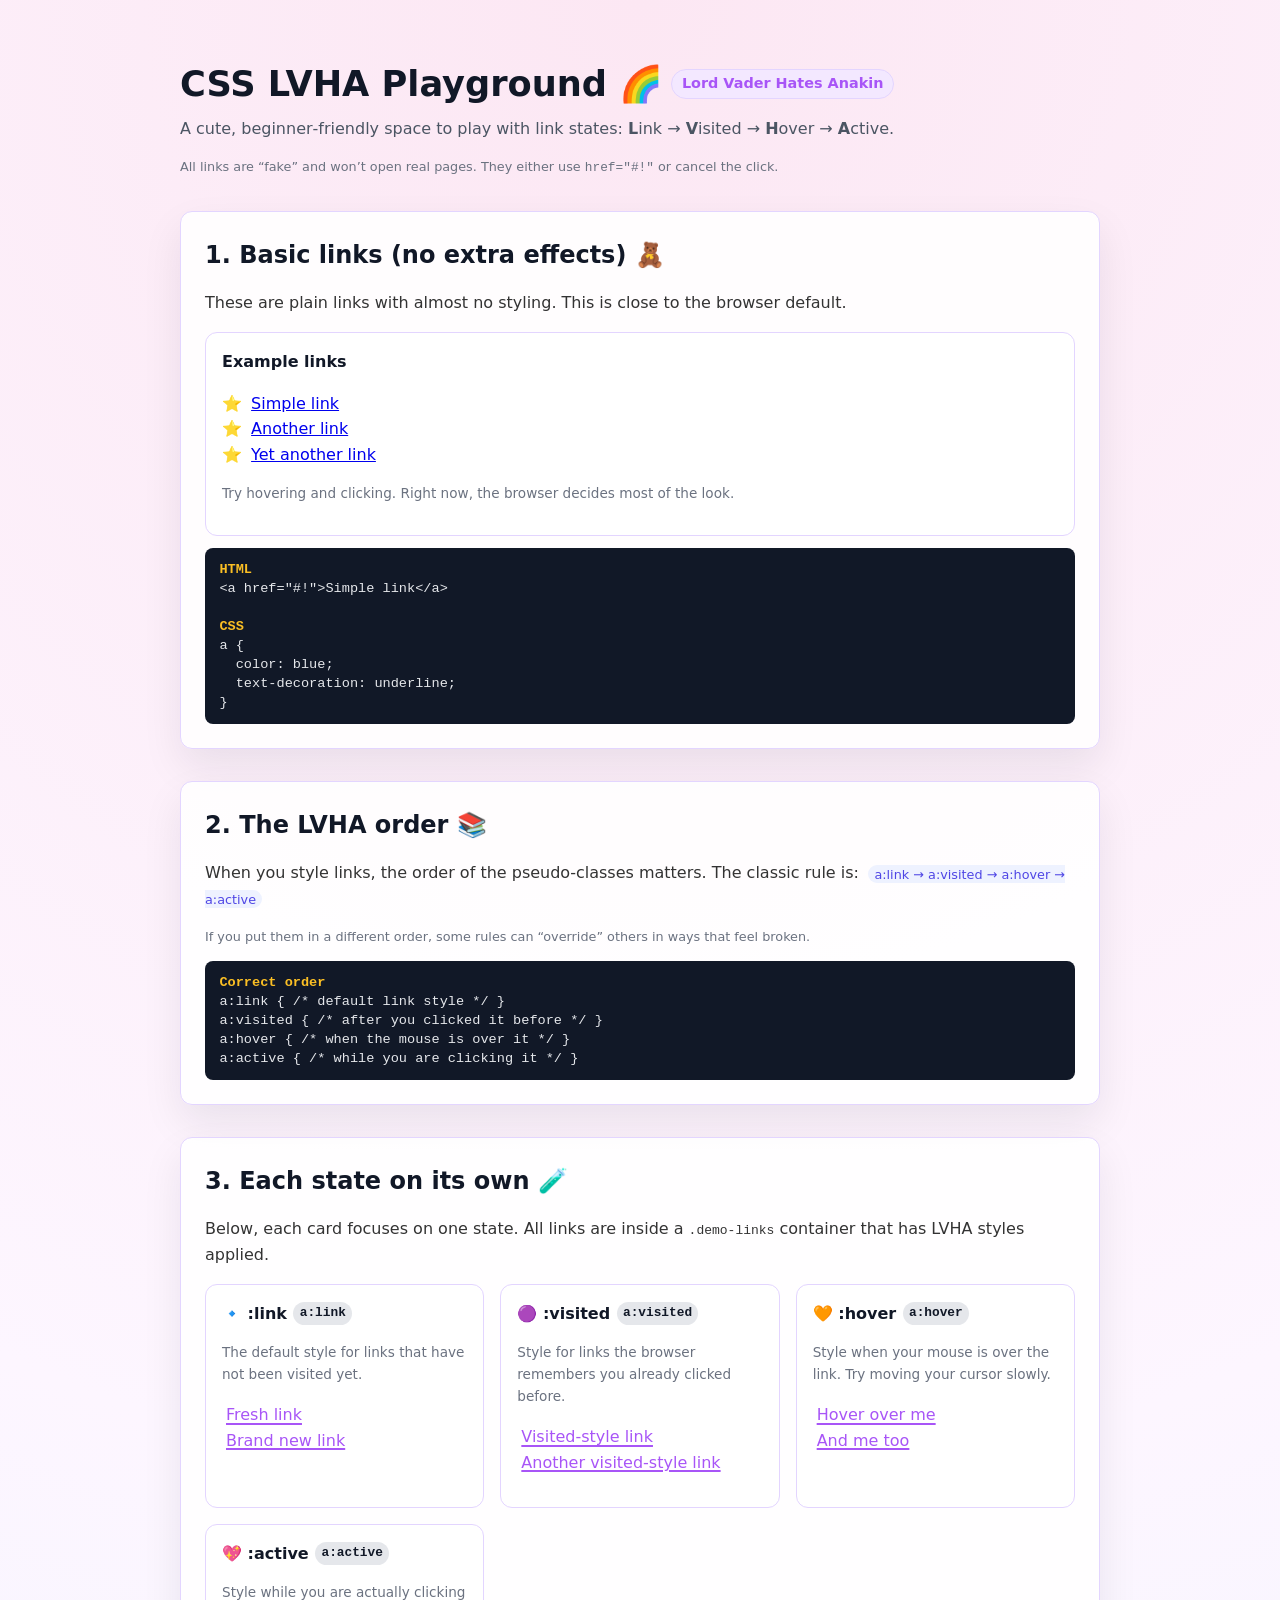
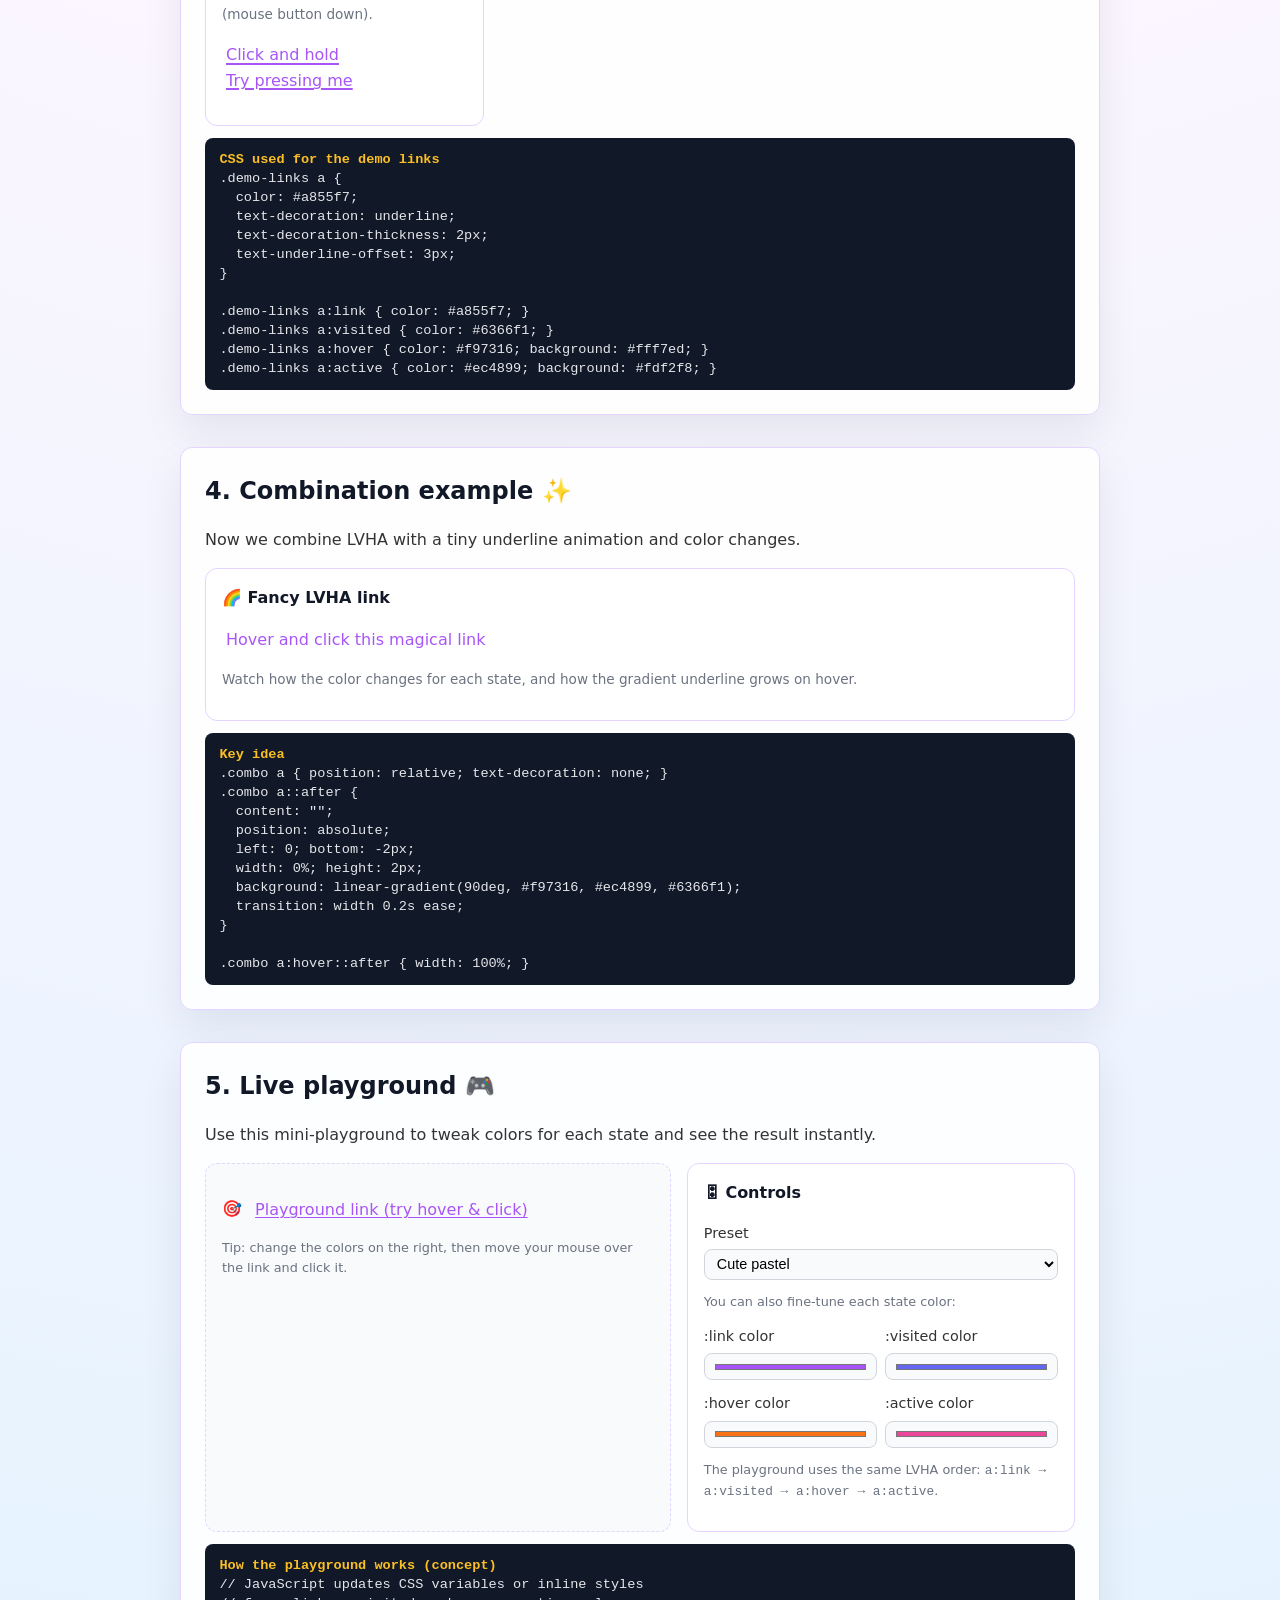
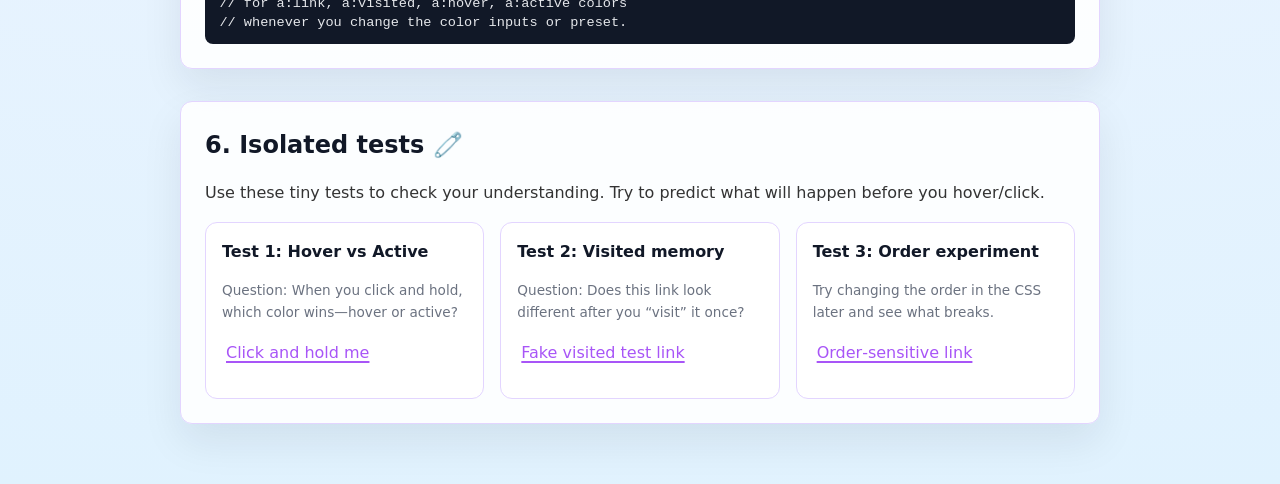
<file: lvha-copilot.html>
<!DOCTYPE html>
<html lang="en">
<head>
  <meta charset="UTF-8" />
  <title>Copilot : CSS LVHA Playground 🌈</title>
  <style>
    /* ------------------------------
       Global styles
    --------------------------------*/
    :root {
      --bg: #fdf6ff;
      --card: #ffffff;
      --border: #e3d5ff;
      --text: #333;
      --accent: #a855f7;
      --accent-soft: #f3e8ff;
      --hover: #f97316;
      --active: #ec4899;
      --visited: #6366f1;
      --code-bg: #111827;
      --code-text: #e5e7eb;
      --mono: "Fira Code", ui-monospace, SFMono-Regular, Menlo, Monaco, Consolas, "Liberation Mono", "Courier New", monospace;
      --rounded: 12px;
    }

    * {
      box-sizing: border-box;
    }

    body {
      margin: 0;
      font-family: system-ui, -apple-system, BlinkMacSystemFont, "Segoe UI", sans-serif;
      background: radial-gradient(circle at top, #fce7f3 0, var(--bg) 40%, #e0f2fe 100%);
      color: var(--text);
      line-height: 1.6;
    }

    main {
      max-width: 960px;
      margin: 0 auto;
      padding: 2rem 1.25rem 4rem;
    }

    h1, h2, h3 {
      font-weight: 700;
      color: #111827;
    }

    h1 {
      font-size: 2.2rem;
      display: flex;
      align-items: center;
      gap: 0.5rem;
      margin-bottom: 0.25rem;
    }

    h1 span.badge {
      font-size: 0.9rem;
      padding: 0.15rem 0.6rem;
      border-radius: 999px;
      background: var(--accent-soft);
      color: var(--accent);
      border: 1px solid var(--border);
    }

    p.lead {
      margin-top: 0.25rem;
      color: #4b5563;
    }

    section {
      margin-top: 2rem;
      padding: 1.5rem;
      background: rgba(255, 255, 255, 0.9);
      border-radius: var(--rounded);
      border: 1px solid var(--border);
      box-shadow: 0 18px 40px rgba(15, 23, 42, 0.08);
    }

    .section-title {
      display: flex;
      align-items: center;
      gap: 0.5rem;
      margin-top: 0;
      margin-bottom: 0.75rem;
    }

    .pill {
      display: inline-flex;
      align-items: center;
      gap: 0.25rem;
      padding: 0.1rem 0.6rem;
      border-radius: 999px;
      background: var(--accent-soft);
      color: var(--accent);
      font-size: 0.8rem;
    }

    .grid {
      display: grid;
      grid-template-columns: repeat(auto-fit, minmax(220px, 1fr));
      gap: 1rem;
      margin-top: 1rem;
    }

    .card {
      background: var(--card);
      border-radius: var(--rounded);
      border: 1px solid var(--border);
      padding: 1rem;
    }

    .card h3 {
      margin-top: 0;
      font-size: 1rem;
      display: flex;
      align-items: center;
      gap: 0.4rem;
    }

    .note {
      font-size: 0.85rem;
      color: #6b7280;
      margin-top: 0.4rem;
    }

    .code {
      background: var(--code-bg);
      color: var(--code-text);
      border-radius: 8px;
      padding: 0.75rem 0.9rem;
      font-family: var(--mono);
      font-size: 0.85rem;
      overflow-x: auto;
      margin-top: 0.75rem;
      line-height: 1.4;
    }

    .code strong {
      color: #fbbf24;
      font-weight: 600;
    }

    .tag {
      font-family: var(--mono);
      font-size: 0.8rem;
      background: #e5e7eb;
      padding: 0.1rem 0.4rem;
      border-radius: 999px;
      color: #111827;
    }

    /* ------------------------------
       IMPORTANT: LVHA ORDER
       a:link → a:visited → a:hover → a:active
    --------------------------------*/
    .demo-links a {
      color: var(--accent);
      text-decoration: underline;
      text-decoration-thickness: 2px;
      text-underline-offset: 3px;
      cursor: pointer;
      transition: color 0.15s ease, background-color 0.15s ease, transform 0.05s ease;
      padding: 0.1rem 0.25rem;
      border-radius: 6px;
    }

    /* 1. LINK (default, not visited yet) */
    .demo-links a:link {
      color: var(--accent);
    }

    /* 2. VISITED */
    .demo-links a:visited {
      color: var(--visited);
    }

    /* 3. HOVER */
    .demo-links a:hover {
      color: var(--hover);
      background: #fff7ed;
    }

    /* 4. ACTIVE (while clicking) */
    .demo-links a:active {
      color: var(--active);
      background: #fdf2f8;
      transform: translateY(1px);
    }

    /* Isolated states (for teaching) */
    .only-link a:link {
      color: var(--accent);
    }

    .only-visited a:visited {
      color: var(--visited);
    }

    .only-hover a:hover {
      color: var(--hover);
      background: #fff7ed;
    }

    .only-active a:active {
      color: var(--active);
      background: #fdf2f8;
    }

    /* Combination example: underline animation + color changes */
    .combo a {
      position: relative;
      text-decoration: none;
      color: var(--accent);
    }

    .combo a::after {
      content: "";
      position: absolute;
      left: 0;
      bottom: -2px;
      width: 0%;
      height: 2px;
      background: linear-gradient(90deg, #f97316, #ec4899, #6366f1);
      transition: width 0.2s ease;
    }

    .combo a:link {
      color: var(--accent);
    }

    .combo a:visited {
      color: var(--visited);
    }

    .combo a:hover {
      color: var(--hover);
    }

    .combo a:hover::after {
      width: 100%;
    }

    .combo a:active {
      color: var(--active);
      transform: translateY(1px);
    }

    /* Playground styles */
    .playground-layout {
      display: grid;
      grid-template-columns: minmax(0, 1.2fr) minmax(0, 1fr);
      gap: 1rem;
      margin-top: 1rem;
    }

    @media (max-width: 800px) {
      .playground-layout {
        grid-template-columns: 1fr;
      }
    }

    .playground-preview {
      border-radius: var(--rounded);
      border: 1px dashed var(--border);
      padding: 1rem;
      background: #f9fafb;
      min-height: 120px;
    }

    .playground-preview a {
      text-decoration: underline;
      text-underline-offset: 3px;
      padding: 0.1rem 0.25rem;
      border-radius: 6px;
      transition: all 0.15s ease;
      cursor: pointer;
    }

    .playground-controls label {
      display: block;
      font-size: 0.9rem;
      margin-bottom: 0.25rem;
      font-weight: 500;
    }

    .playground-controls select,
    .playground-controls input[type="color"] {
      width: 100%;
      padding: 0.35rem 0.5rem;
      border-radius: 8px;
      border: 1px solid #d1d5db;
      font-size: 0.9rem;
      margin-bottom: 0.75rem;
      background: #f9fafb;
    }

    .playground-controls small {
      display: block;
      font-size: 0.8rem;
      color: #6b7280;
      margin-bottom: 0.75rem;
    }

    .playground-controls .row {
      display: grid;
      grid-template-columns: repeat(2, minmax(0, 1fr));
      gap: 0.5rem;
    }

    .badge-inline {
      font-size: 0.8rem;
      padding: 0.1rem 0.4rem;
      border-radius: 999px;
      background: #eef2ff;
      color: #4f46e5;
      margin-left: 0.25rem;
    }

    .tiny {
      font-size: 0.8rem;
      color: #6b7280;
    }

    .emoji-bullet {
      margin-right: 0.25rem;
    }
  </style>
</head>
<body>
  <main>
    <header>
      <h1>CSS LVHA Playground 🌈 <span class="badge">Lord Vader Hates Anakin</span></h1>
      <p class="lead">
        A cute, beginner‑friendly space to play with link states:
        <strong>L</strong>ink → <strong>V</strong>isited → <strong>H</strong>over → <strong>A</strong>ctive.
      </p>
      <p class="tiny">
        All links are “fake” and won’t open real pages. They either use <code>href="#!"</code> or cancel the click.
      </p>
    </header>

    <!-- 1. Basic links (no special effects) -->
    <section>
      <h2 class="section-title">1. Basic links (no extra effects) 🧸</h2>
      <p>
        These are plain links with almost no styling. This is close to the browser default.
      </p>

      <div class="card">
        <h3>Example links</h3>
        <p>
          <span class="emoji-bullet">⭐</span>
          <a href="#!" onclick="return false;">Simple link</a><br />
          <span class="emoji-bullet">⭐</span>
          <a href="#!" onclick="return false;">Another link</a><br />
          <span class="emoji-bullet">⭐</span>
          <a href="#!" onclick="return false;">Yet another link</a>
        </p>
        <p class="note">
          Try hovering and clicking. Right now, the browser decides most of the look.
        </p>
      </div>

      <div class="code">
        <!-- This is just to show the idea, not the full page CSS -->
        <strong>HTML</strong><br />
        &lt;a href="#!"&gt;Simple link&lt;/a&gt;<br /><br />
        <strong>CSS</strong><br />
        a {<br />
        &nbsp;&nbsp;color: blue;<br />
        &nbsp;&nbsp;text-decoration: underline;<br />
        }
      </div>
    </section>

    <!-- 2. LVHA order explanation -->
    <section>
      <h2 class="section-title">2. The LVHA order 📚</h2>
      <p>
        When you style links, the order of the pseudo‑classes matters. The classic rule is:
        <span class="badge-inline">a:link → a:visited → a:hover → a:active</span>
      </p>
      <p class="tiny">
        If you put them in a different order, some rules can “override” others in ways that feel broken.
      </p>

      <div class="code">
        <strong>Correct order</strong><br />
        a:link { /* default link style */ }<br />
        a:visited { /* after you clicked it before */ }<br />
        a:hover { /* when the mouse is over it */ }<br />
        a:active { /* while you are clicking it */ }
      </div>
    </section>

    <!-- 3. Each state on its own -->
    <section>
      <h2 class="section-title">3. Each state on its own 🧪</h2>
      <p>
        Below, each card focuses on one state. All links are inside a
        <code>.demo-links</code> container that has LVHA styles applied.
      </p>

      <div class="grid demo-links">
        <!-- LINK -->
        <div class="card only-link">
          <h3>🔹 :link <span class="tag">a:link</span></h3>
          <p class="note">
            The default style for links that have not been visited yet.
          </p>
          <p>
            <a href="#!" onclick="return false;">Fresh link</a><br />
            <a href="#!" onclick="return false;">Brand new link</a>
          </p>
        </div>

        <!-- VISITED -->
        <div class="card only-visited">
          <h3>🟣 :visited <span class="tag">a:visited</span></h3>
          <p class="note">
            Style for links the browser remembers you already clicked before.
          </p>
          <p>
            <a href="#visited1" onclick="return false;">Visited‑style link</a><br />
            <a href="#visited2" onclick="return false;">Another visited‑style link</a>
          </p>
        </div>

        <!-- HOVER -->
        <div class="card only-hover">
          <h3>🧡 :hover <span class="tag">a:hover</span></h3>
          <p class="note">
            Style when your mouse is over the link. Try moving your cursor slowly.
          </p>
          <p>
            <a href="#!" onclick="return false;">Hover over me</a><br />
            <a href="#!" onclick="return false;">And me too</a>
          </p>
        </div>

        <!-- ACTIVE -->
        <div class="card only-active">
          <h3>💖 :active <span class="tag">a:active</span></h3>
          <p class="note">
            Style while you are actually clicking (mouse button down).
          </p>
          <p>
            <a href="#!" onclick="return false;">Click and hold</a><br />
            <a href="#!" onclick="return false;">Try pressing me</a>
          </p>
        </div>
      </div>

      <div class="code">
        <strong>CSS used for the demo links</strong><br />
        .demo-links a {<br />
        &nbsp;&nbsp;color: #a855f7;<br />
        &nbsp;&nbsp;text-decoration: underline;<br />
        &nbsp;&nbsp;text-decoration-thickness: 2px;<br />
        &nbsp;&nbsp;text-underline-offset: 3px;<br />
        }<br /><br />
        .demo-links a:link { color: #a855f7; }<br />
        .demo-links a:visited { color: #6366f1; }<br />
        .demo-links a:hover { color: #f97316; background: #fff7ed; }<br />
        .demo-links a:active { color: #ec4899; background: #fdf2f8; }
      </div>
    </section>

    <!-- 4. Combination example -->
    <section>
      <h2 class="section-title">4. Combination example ✨</h2>
      <p>
        Now we combine LVHA with a tiny underline animation and color changes.
      </p>

      <div class="card combo demo-links">
        <h3>🌈 Fancy LVHA link</h3>
        <p>
          <a href="#!" onclick="return false;">Hover and click this magical link</a>
        </p>
        <p class="note">
          Watch how the color changes for each state, and how the gradient underline grows on hover.
        </p>
      </div>

      <div class="code">
        <strong>Key idea</strong><br />
        .combo a { position: relative; text-decoration: none; }<br />
        .combo a::after {<br />
        &nbsp;&nbsp;content: "";<br />
        &nbsp;&nbsp;position: absolute;<br />
        &nbsp;&nbsp;left: 0; bottom: -2px;<br />
        &nbsp;&nbsp;width: 0%; height: 2px;<br />
        &nbsp;&nbsp;background: linear-gradient(90deg, #f97316, #ec4899, #6366f1);<br />
        &nbsp;&nbsp;transition: width 0.2s ease;<br />
        }<br /><br />
        .combo a:hover::after { width: 100%; }
      </div>
    </section>

    <!-- 5. Live playground -->
    <section>
      <h2 class="section-title">5. Live playground 🎮</h2>
      <p>
        Use this mini‑playground to tweak colors for each state and see the result instantly.
      </p>

      <div class="playground-layout">
        <!-- Preview -->
        <div class="playground-preview" id="preview">
          <p>
            <span class="emoji-bullet">🎯</span>
            <a href="#!" id="play-link" onclick="return false;">Playground link (try hover &amp; click)</a>
          </p>
          <p class="tiny">
            Tip: change the colors on the right, then move your mouse over the link and click it.
          </p>
        </div>

        <!-- Controls -->
        <div class="card playground-controls">
          <h3>🎛 Controls</h3>
          <label for="preset">Preset</label>
          <select id="preset">
            <option value="cute">Cute pastel</option>
            <option value="space">Space neon</option>
            <option value="fire">Fire &amp; candy</option>
          </select>

          <small>You can also fine‑tune each state color:</small>

          <div class="row">
            <div>
              <label for="linkColor">:link color</label>
              <input type="color" id="linkColor" value="#a855f7" />
            </div>
            <div>
              <label for="visitedColor">:visited color</label>
              <input type="color" id="visitedColor" value="#6366f1" />
            </div>
          </div>

          <div class="row">
            <div>
              <label for="hoverColor">:hover color</label>
              <input type="color" id="hoverColor" value="#f97316" />
            </div>
            <div>
              <label for="activeColor">:active color</label>
              <input type="color" id="activeColor" value="#ec4899" />
            </div>
          </div>

          <small>
            The playground uses the same LVHA order:
            <code>a:link → a:visited → a:hover → a:active</code>.
          </small>
        </div>
      </div>

      <div class="code">
        <strong>How the playground works (concept)</strong><br />
        // JavaScript updates CSS variables or inline styles<br />
        // for a:link, a:visited, a:hover, a:active colors<br />
        // whenever you change the color inputs or preset.
      </div>
    </section>

    <!-- 6. Isolated tests -->
    <section>
      <h2 class="section-title">6. Isolated tests 🧷</h2>
      <p>
        Use these tiny tests to check your understanding. Try to predict what will happen before you hover/click.
      </p>

      <div class="grid demo-links">
        <div class="card">
          <h3>Test 1: Hover vs Active</h3>
          <p class="note">
            Question: When you click and hold, which color wins—hover or active?
          </p>
          <p>
            <a href="#!" onclick="return false;">Click and hold me</a>
          </p>
        </div>

        <div class="card">
          <h3>Test 2: Visited memory</h3>
          <p class="note">
            Question: Does this link look different after you “visit” it once?
          </p>
          <p>
            <a href="#test-visited" onclick="return false;">Fake visited test link</a>
          </p>
        </div>

        <div class="card">
          <h3>Test 3: Order experiment</h3>
          <p class="note">
            Try changing the order in the CSS later and see what breaks.
          </p>
          <p>
            <a href="#!" onclick="return false;">Order‑sensitive link</a>
          </p>
        </div>
      </div>
    </section>
  </main>

  <script>
    // Prevent any accidental navigation for all links
    document.querySelectorAll("a").forEach(a => {
      a.addEventListener("click", e => e.preventDefault());
    });

    // Playground logic
    const playLink = document.getElementById("play-link");
    const presetSelect = document.getElementById("preset");
    const linkColorInput = document.getElementById("linkColor");
    const visitedColorInput = document.getElementById("visitedColor");
    const hoverColorInput = document.getElementById("hoverColor");
    const activeColorInput = document.getElementById("activeColor");

    // We’ll apply styles directly to the link using a tiny stylesheet
    const styleEl = document.createElement("style");
    document.head.appendChild(styleEl);

    function updatePlaygroundStyles() {
      const linkColor = linkColorInput.value;
      const visitedColor = visitedColorInput.value;
      const hoverColor = hoverColorInput.value;
      const activeColor = activeColorInput.value;

      styleEl.textContent = `
        #play-link:link { color: ${linkColor}; }
        #play-link:visited { color: ${visitedColor}; }
        #play-link:hover {
          color: ${hoverColor};
          background: rgba(0,0,0,0.03);
        }
        #play-link:active {
          color: ${activeColor};
          background: rgba(0,0,0,0.06);
          transform: translateY(1px);
        }
      `;
    }

    function applyPreset(name) {
      if (name === "cute") {
        linkColorInput.value = "#a855f7";
        visitedColorInput.value = "#6366f1";
        hoverColorInput.value = "#f97316";
        activeColorInput.value = "#ec4899";
      } else if (name === "space") {
        linkColorInput.value = "#38bdf8";
        visitedColorInput.value = "#a855f7";
        hoverColorInput.value = "#22c55e";
        activeColorInput.value = "#f97316";
      } else if (name === "fire") {
        linkColorInput.value = "#f97316";
        visitedColorInput.value = "#b91c1c";
        hoverColorInput.value = "#ea580c";
        activeColorInput.value = "#facc15";
      }
      updatePlaygroundStyles();
    }

    presetSelect.addEventListener("change", () => {
      applyPreset(presetSelect.value);
    });

    [linkColorInput, visitedColorInput, hoverColorInput, activeColorInput].forEach(input => {
      input.addEventListener("input", updatePlaygroundStyles);
    });

    // Initialize
    applyPreset("cute");
  </script>
</body>
</html>
</file>
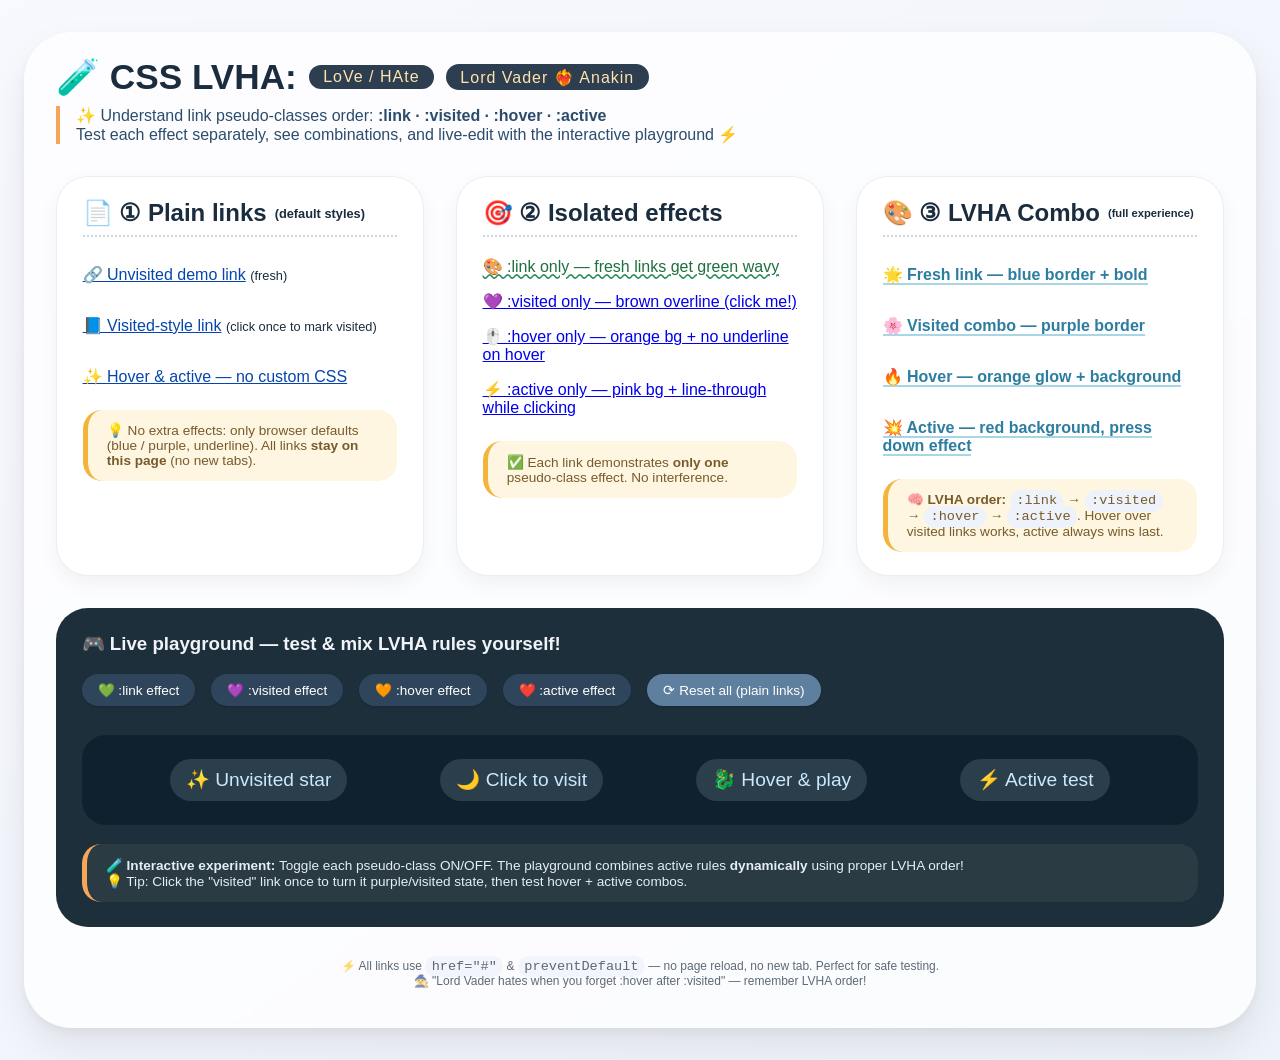
<file: lvha-deepseek.html>
<!DOCTYPE html>
<html lang="en">
<head>
  <meta charset="UTF-8">
  <meta name="viewport" content="width=device-width, initial-scale=1.0, user-scalable=yes">
  <title>DeepSeek : CSS LVHA: Link Love & Hate Playground ✨</title>
  <style>
    * {
      box-sizing: border-box;
    }

    body {
      font-family: 'Segoe UI', Roboto, 'Helvetica Neue', sans-serif;
      background: linear-gradient(145deg, #f8f9ff 0%, #eef2f9 100%);
      margin: 0;
      padding: 2rem 1.5rem;
      color: #1a2c3e;
    }

    /* main container */
    .container {
      max-width: 1300px;
      margin: 0 auto;
      background: rgba(255, 255, 255, 0.75);
      backdrop-filter: blur(2px);
      border-radius: 3rem;
      box-shadow: 0 20px 40px rgba(0, 0, 0, 0.08), 0 4px 12px rgba(0, 0, 0, 0.05);
      padding: 1.5rem 2rem 2.5rem;
      transition: all 0.2s;
    }

    h1 {
      font-size: 2.2rem;
      margin: 0 0 0.3rem 0;
      display: flex;
      align-items: center;
      gap: 12px;
      flex-wrap: wrap;
    }

    h1 span {
      background: #2d3e50;
      color: #ffe3b0;
      font-size: 1rem;
      padding: 0.2rem 0.9rem;
      border-radius: 40px;
      letter-spacing: 1px;
      font-weight: normal;
    }

    .sub {
      border-left: 4px solid #f5a65b;
      padding-left: 1rem;
      color: #2c4c6c;
      margin: 0.5rem 0 1.5rem 0;
      font-weight: 500;
    }

    /* grid layout */
    .grid {
      display: flex;
      flex-wrap: wrap;
      gap: 2rem;
      margin: 2rem 0;
    }

    .card {
      flex: 1;
      min-width: 280px;
      background: white;
      border-radius: 2rem;
      padding: 1.4rem 1.6rem;
      box-shadow: 0 8px 20px rgba(0, 0, 0, 0.05);
      transition: transform 0.1s ease;
      border: 1px solid #e9edf4;
    }

    .card h2 {
      font-size: 1.5rem;
      margin-top: 0;
      margin-bottom: 0.75rem;
      display: flex;
      align-items: center;
      gap: 8px;
      border-bottom: 2px dotted #cbd5e1;
      padding-bottom: 0.5rem;
    }

    .demo-links {
      display: flex;
      flex-direction: column;
      gap: 1rem;
      margin: 1.2rem 0 1rem;
    }

    .link-row {
      padding: 0.5rem 0;
      border-radius: 1rem;
      transition: background 0.1s;
    }

    /* base link styles — no effects (just default except we remove default underline decoration for consistency) */
    /* but we want plain links visible: keep default blue, but underline for clarity, no extra effects */
    a {
      text-decoration: underline;
      cursor: pointer;
    }

    /* special class for plain section */
    .plain-link a {
      text-decoration: underline;
      color: #0645ad;
      background: transparent;
      font-weight: normal;
    }
    .plain-link a:visited {
      color: #551a8b;
    }
    .plain-link a:hover {
      /* no extra effect, just default browser hover? but we reset */
      text-decoration: underline;
      background: none;
      color: #0645ad;
    }
    .plain-link a:active {
      color: #f00;
    }
    .plain-link a:focus {
      outline: thin dotted;
    }

    /* ---------- ISOLATED EFFECTS (each rule set separately) ---------- */
    /* :link effect (unvisited only) */
    .demo-link:link {
      /* default blue-ish */
    }
    .effect-link-only a:link {
      color: #1e6f3f;
      text-decoration: underline wavy #2b8c5e;
      font-weight: 500;
    }

    /* :visited effect only */
    .effect-visited-only a:visited {
      color: #8b5e3c;
      text-decoration: overline dotted #c2874b;
      background: #fff5e8;
    }

    /* :hover effect only */
    .effect-hover-only a:hover {
      color: #c43a1b;
      background: #fff0e7;
      text-decoration: none;
      border-radius: 12px;
      padding: 0 4px;
      transform: scale(1.02);
      display: inline-block;
      transition: 0.05s linear;
    }

    /* :active effect only */
    .effect-active-only a:active {
      color: #b8226b;
      background: #ffe4f0;
      font-style: italic;
      text-decoration: line-through;
    }

    /* ---------- COMBINATION (proper LVHA order) ---------- */
    .combo-lvha a:link {
      color: #2c7da0;
      text-decoration: none;
      font-weight: 600;
      border-bottom: 2px solid #a9d6e5;
    }
    .combo-lvha a:visited {
      color: #6b4e71;
      border-bottom: 2px solid #cdb4db;
    }
    .combo-lvha a:hover {
      color: #ff914d;
      background: #fff2e5;
      border-bottom: 2px solid #ff914d;
      border-radius: 8px;
      padding: 0.2rem 0.4rem;
      transition: 0.08s linear;
    }
    .combo-lvha a:active {
      color: #d62828;
      background: #ffe5e5;
      border-bottom: 2px solid #d62828;
      transform: translateY(1px);
    }

    /* playground special interactive zone */
    .playground {
      background: #1e2f3c;
      color: #f0f3f8;
      border-radius: 2rem;
      padding: 1.6rem;
      margin-top: 1rem;
    }
    .playground h3 {
      margin-top: 0;
      display: flex;
      align-items: center;
      gap: 0.5rem;
      font-weight: 600;
    }
    .playground-controls {
      display: flex;
      flex-wrap: wrap;
      gap: 1rem;
      margin-bottom: 1.8rem;
      align-items: center;
    }
    .pill-btn {
      background: #2f455b;
      border: none;
      color: white;
      padding: 0.5rem 1rem;
      border-radius: 60px;
      font-weight: 500;
      cursor: pointer;
      transition: 0.1s;
      font-size: 0.85rem;
      box-shadow: 0 1px 2px rgba(0,0,0,0.2);
    }
    .pill-btn.active {
      background: #f5a65b;
      color: #1e2f3c;
      box-shadow: 0 0 0 2px white, 0 0 0 4px #f5a65b;
    }
    .pill-btn.reset-btn {
      background: #5f7f9e;
    }
    .live-links {
      display: flex;
      flex-wrap: wrap;
      gap: 1.8rem;
      justify-content: space-evenly;
      background: #0f212e;
      padding: 1.5rem;
      border-radius: 1.5rem;
    }
    .play-link {
      font-size: 1.2rem;
      padding: 0.6rem 1rem;
      background: #2a3e4b;
      border-radius: 60px;
      transition: all 0.07s linear;
      display: inline-block;
      text-align: center;
      min-width: 150px;
    }
    /* base playground style & dynamic classes injected by js */
    .play-link {
      text-decoration: none;
      color: #cae9ff;
      font-weight: 500;
      transition: all 0.07s linear;
    }
    /* Dynamic LVHA classes will be added by script */
    .demo-live .play-link:link {
      color: #7bc5ae;
    }
    .demo-live .play-link:visited {
      color: #bc9ad9;
    }
    .demo-live .play-link:hover {
      color: #ffb347;
      background: #3e5a6b;
      transform: scale(1.02);
    }
    .demo-live .play-link:active {
      color: #ff6f61;
      background: #5f3b46;
    }

    /* style toggles description */
    .info-note {
      background: #fef6e0;
      border-radius: 1.2rem;
      padding: 0.8rem 1.2rem;
      font-size: 0.85rem;
      margin: 1rem 0 0;
      color: #785b2c;
      border-left: 5px solid #f3b33d;
    }
    hr {
      margin: 1.2rem 0;
      border: 0;
      height: 2px;
      background: linear-gradient(to right, #cbdbe6, transparent);
    }
    footer {
      font-size: 0.75rem;
      text-align: center;
      margin-top: 2rem;
      opacity: 0.7;
    }
    button {
      font-family: inherit;
    }
    code {
      background: #eef2fa;
      padding: 0.2rem 0.4rem;
      border-radius: 12px;
      font-size: 0.85rem;
    }
    @media (max-width: 780px) {
      body { padding: 1rem; }
      .container { padding: 1rem; }
      .play-link { font-size: 1rem; min-width: 120px; }
    }
  </style>
</head>
<body>
<div class="container">
  <h1>
    🧪 CSS LVHA: <span>LoVe / HAte</span>
    <span style="font-size: 1rem;">Lord Vader ❤️‍🔥 Anakin</span>
  </h1>
  <div class="sub">
    ✨ Understand link pseudo‑classes order: <strong>:link · :visited · :hover · :active</strong><br>
    Test each effect separately, see combinations, and live‑edit with the interactive playground ⚡
  </div>

  <div class="grid">
    <!-- Section 1: Basic links (no extra effects) -->
    <div class="card plain-link">
      <h2>📄 ① Plain links <span style="font-size:0.8rem;">(default styles)</span></h2>
      <div class="demo-links">
        <div class="link-row"><a href="#" data-prevent="true">🔗 Unvisited demo link</a> <span style="font-size:0.8rem;">(fresh)</span></div>
        <div class="link-row"><a href="#visited-dummy" data-prevent="true" class="visited-sample">📘 Visited-style link</a> <span style="font-size:0.8rem;">(click once to mark visited)</span></div>
        <div class="link-row"><a href="#" data-prevent="true">✨ Hover & active — no custom CSS</a></div>
      </div>
      <div class="info-note">
        💡 No extra effects: only browser defaults (blue / purple, underline). All links <strong>stay on this page</strong> (no new tabs).
      </div>
    </div>

    <!-- Section 2: Isolated effects each on its own -->
    <div class="card">
      <h2>🎯 ② Isolated effects</h2>
      <div class="effect-link-only">
        <div class="link-row"><a href="#" data-prevent="true">🎨 :link only — fresh links get green wavy</a></div>
      </div>
      <div class="effect-visited-only">
        <div class="link-row"><a href="#visit-me" data-prevent="true" class="make-visit">💜 :visited only — brown overline (click me!)</a></div>
      </div>
      <div class="effect-hover-only">
        <div class="link-row"><a href="#" data-prevent="true">🖱️ :hover only — orange bg + no underline on hover</a></div>
      </div>
      <div class="effect-active-only">
        <div class="link-row"><a href="#" data-prevent="true">⚡ :active only — pink bg + line-through while clicking</a></div>
      </div>
      <div class="info-note">
        ✅ Each link demonstrates <strong>only one</strong> pseudo-class effect. No interference.
      </div>
    </div>

    <!-- Section 3: Combination with proper LVHA order -->
    <div class="card combo-lvha">
      <h2>🎨 ③ LVHA Combo <span style="font-size:0.7rem;">(full experience)</span></h2>
      <div class="demo-links">
        <div class="link-row"><a href="#" data-prevent="true">🌟 Fresh link — blue border + bold</a></div>
        <div class="link-row"><a href="#combo-visited" data-prevent="true" class="combo-visit">🌸 Visited combo — purple border</a></div>
        <div class="link-row"><a href="#" data-prevent="true">🔥 Hover — orange glow + background</a></div>
        <div class="link-row"><a href="#" data-prevent="true">💥 Active — red background, press down effect</a></div>
      </div>
      <div class="info-note">
        🧠 <strong>LVHA order:</strong> <code>:link</code> → <code>:visited</code> → <code>:hover</code> → <code>:active</code>. Hover over visited links works, active always wins last.
      </div>
    </div>
  </div>

  <!-- LIVE PLAYGROUND SECTION: dynamic + interactive toggles -->
  <div class="playground">
    <h3>🎮 Live playground — test & mix LVHA rules yourself!</h3>
    <div class="playground-controls">
      <button class="pill-btn" data-toggle="link">💚 :link effect</button>
      <button class="pill-btn" data-toggle="visited">💜 :visited effect</button>
      <button class="pill-btn" data-toggle="hover">🧡 :hover effect</button>
      <button class="pill-btn" data-toggle="active">❤️ :active effect</button>
      <button class="pill-btn reset-btn" id="resetPlayground">⟳ Reset all (plain links)</button>
    </div>
    <div class="live-links" id="livePlayArea">
      <a href="#" class="play-link" data-prevent="true">✨ Unvisited star</a>
      <a href="#play-visited" class="play-link visit-play" data-prevent="true">🌙 Click to visit</a>
      <a href="#" class="play-link" data-prevent="true">🐉 Hover & play</a>
      <a href="#" class="play-link" data-prevent="true">⚡ Active test</a>
    </div>
    <div class="info-note" style="background:#2a3b44; color:#e4eef5; border-left-color:#f5a65b; margin-top:1.2rem;">
      🧪 <strong>Interactive experiment:</strong> Toggle each pseudo‑class ON/OFF. The playground combines active rules <strong>dynamically</strong> using proper LVHA order!<br>
      💡 Tip: Click the "visited" link once to turn it purple/visited state, then test hover + active combos.
    </div>
  </div>
  <footer>
    ⚡ All links use <code>href="#"</code> & <code>preventDefault</code> — no page reload, no new tab. Perfect for safe testing.<br>
    🧙 "Lord Vader hates when you forget :hover after :visited" — remember LVHA order!
  </footer>
</div>

<script>
  (function() {
    // --- Helper: prevent all links from navigating / opening new tabs ---
    function preventAllNav() {
      document.querySelectorAll('a[data-prevent="true"], a:not([data-prevent])').forEach(link => {
        // we attach listener but avoid duplicates
        if (link.getAttribute('data-listener') === 'true') return;
        link.addEventListener('click', function(e) {
          // only prevent if it's a dummy anchor or internal fragment we don't want to jump
          const href = this.getAttribute('href');
          if (!href || href === '#' || href.startsWith('#') || this.hasAttribute('data-prevent')) {
            e.preventDefault();
          }
          // mark visited state manually for specific links that need to show visited pseudo-class
          // For proper demo, we can mark visited by adding a class? but :visited is based on real history.
          // However to demonstrate visited effect easily, we programmatically add a data-visited or change href? 
          // Real :visited pseudo-class only applies if the link's href points to a URL that exists in browser history.
          // So we will simulate visited by creating a unique hash and pushing state.
          if (this.classList && (this.classList.contains('visited-sample') || this.classList.contains('make-visit') || 
              this.classList.contains('combo-visit') || this.classList.contains('visit-play'))) {
            // change href to a unique dummy and then pushState to make it 'visited'
            const dummyUrl = '#' + Date.now() + '-' + Math.random();
            this.setAttribute('href', dummyUrl);
            // push state to history so browser marks as visited
            history.pushState({}, '', dummyUrl);
            // after short delay we could keep same link text but it's fine. also prevents jumping
            e.preventDefault();
            // optional: update text feedback
            const originalText = this.innerText;
            this.innerText = originalText + ' ✓';
            setTimeout(() => { if(this.innerText.endsWith(' ✓')) this.innerText = originalText; }, 800);
          } else {
            e.preventDefault();
          }
        });
        link.setAttribute('data-listener', 'true');
      });
    }

    // additional visited simulation for 'visited-sample' inside plain card and combo card.
    function addVisitedToggle() {
      // we handle click simulation for visited links but keep real behavior for forced visited style demonstration:
      // All links that should demonstrate visited style get a special handler that creates a history entry.
      const visitedTriggers = document.querySelectorAll('.visited-sample, .make-visit, .combo-visit, .visit-play');
      visitedTriggers.forEach(link => {
        // avoid double addition
        if (link.getAttribute('data-visit-handler') === 'true') return;
        link.addEventListener('click', function(e) {
          e.preventDefault();
          const fakeUrl = '#/visited-' + Date.now() + '-' + Math.random().toString(36);
          this.setAttribute('href', fakeUrl);
          history.pushState({}, '', fakeUrl);
          // also trigger a little micro-feedback
          const span = this.querySelector('.visit-feedback') || (() => { let s = document.createElement('span'); s.className='visit-feedback'; this.appendChild(s); return s; })();
          this.style.transition = '0.1s';
          setTimeout(() => {
            // no extra but we can remove later
          }, 100);
        });
        link.setAttribute('data-visit-handler', 'true');
      });
    }

    // Run initial prevention
    preventAllNav();
    addVisitedToggle();

    // --- DYNAMIC PLAYGROUND: toggling LVHA rules via CSS class injection ---
    const playgroundContainer = document.getElementById('livePlayArea');
    const playLinks = document.querySelectorAll('#livePlayArea .play-link');
    
    // we'll manage state of which effects are active
    let activeEffects = {
      link: false,
      visited: false,
      hover: false,
      active: false
    };
    
    // function to update the styles on the playground container
    function updatePlaygroundStyles() {
      // remove any existing dynamic LVHA classes from parent container
      playgroundContainer.classList.remove('pg-link', 'pg-visited', 'pg-hover', 'pg-active', 'pg-combined');
      let classesToAdd = [];
      if (activeEffects.link) classesToAdd.push('pg-link');
      if (activeEffects.visited) classesToAdd.push('pg-visited');
      if (activeEffects.hover) classesToAdd.push('pg-hover');
      if (activeEffects.active) classesToAdd.push('pg-active');
      
      // Add combined class if any active for easier management of order
      playgroundContainer.classList.add(...classesToAdd);
      // also attach a style tag dynamically? better to use internal style rules defined with proper cascade based on LVHA.
      // To ensure order: :link, :visited, :hover, :active, we'll define css rules inside head and overwrite? We'll create style block dynamic
      // but we will define all rules in a <style id="playground-dynamic"> and rewrite.
      let styleEl = document.getElementById('playground-dynamic-styles');
      if (!styleEl) {
        styleEl = document.createElement('style');
        styleEl.id = 'playground-dynamic-styles';
        document.head.appendChild(styleEl);
      }
      
      let cssRules = '';
      // We define all playground link styles based on activeEffects following LVHA cascade order.
      // Base style (default light)
      cssRules += `#livePlayArea .play-link { text-decoration: none; transition: all 0.07s linear; display: inline-block; }\n`;
      
      if (activeEffects.link) {
        cssRules += `#livePlayArea.pg-link .play-link:link { color: #5bc0be; text-decoration: underline wavy #8dd0cf; font-weight: bold; text-shadow: 0 0 2px rgba(0,0,0,0.2); }\n`;
      } else {
        cssRules += `#livePlayArea .play-link:link { color: #cae9ff; text-decoration: none; }\n`;
      }
      
      if (activeEffects.visited) {
        cssRules += `#livePlayArea.pg-visited .play-link:visited { color: #e7b2a5; text-decoration: line-through dotted #f4acb7; background: #441c2c; border-radius: 20px; padding: 0.2rem 0.8rem; }\n`;
      } else {
        cssRules += `#livePlayArea .play-link:visited { color: #bc9ad9; text-decoration: none; background: transparent; }\n`;
      }
      
      if (activeEffects.hover) {
        cssRules += `#livePlayArea.pg-hover .play-link:hover { color: #ffcf4a !important; background: #3b5c6e; transform: scale(1.03); border-radius: 36px; padding-left: 1rem; padding-right: 1rem; transition: 0.06s; }\n`;
      } else {
        cssRules += `#livePlayArea .play-link:hover { color: #ffb347; background: #3e5a6b; transform: scale(1.02); } /* default micro effect */\n`;
      }
      
      if (activeEffects.active) {
        cssRules += `#livePlayArea.pg-active .play-link:active { color: #ff8866; background: #691c34; transform: translateY(2px); letter-spacing: 1px; }\n`;
      } else {
        cssRules += `#livePlayArea .play-link:active { color: #ff6f61; background: #5f3b46; }\n`;
      }
      
      // Additional reset for visited custom but overall
      styleEl.textContent = cssRules;
      
      // toggle active button styles
      document.querySelectorAll('.pill-btn[data-toggle]').forEach(btn => {
        const effect = btn.getAttribute('data-toggle');
        if (activeEffects[effect]) {
          btn.classList.add('active');
        } else {
          btn.classList.remove('active');
        }
      });
    }
    
    // attach toggle buttons
    const toggleButtons = document.querySelectorAll('.pill-btn[data-toggle]');
    toggleButtons.forEach(btn => {
      btn.addEventListener('click', (e) => {
        const effect = btn.getAttribute('data-toggle');
        if (effect === 'link' || effect === 'visited' || effect === 'hover' || effect === 'active') {
          activeEffects[effect] = !activeEffects[effect];
          updatePlaygroundStyles();
        }
      });
    });
    
    // reset button
    const resetBtn = document.getElementById('resetPlayground');
    resetBtn.addEventListener('click', () => {
      activeEffects = { link: false, visited: false, hover: false, active: false };
      updatePlaygroundStyles();
      // also optional reset any pushed state of visited inside playground? but visited state is browser persistent.
      // we notify user:
      const infoBox = document.querySelector('.playground .info-note:last-of-type');
      // soft feedback
      resetBtn.innerText = '✓ Reset!';
      setTimeout(() => { resetBtn.innerText = '⟳ Reset all (plain links)'; }, 1000);
    });
    
    // additional ensure that all links in playground also do not navigate and have visited simulation for the second link
    const playgroundVisitLink = document.querySelector('#livePlayArea .visit-play');
    if (playgroundVisitLink) {
      playgroundVisitLink.addEventListener('click', function(e) {
        e.preventDefault();
        const fakeVisit = '#pg-visited-' + Date.now();
        this.setAttribute('href', fakeVisit);
        history.pushState({}, '', fakeVisit);
        // brief message
        const tempSpan = document.createElement('span');
        tempSpan.textContent = ' 🟣 visited!';
        tempSpan.style.fontSize = '0.7rem';
        this.appendChild(tempSpan);
        setTimeout(() => { tempSpan.remove(); }, 700);
      });
    }
    
    // run initial style
    updatePlaygroundStyles();
    
    // also add extra global visited simulation for any new elements? re-run after any dynamic changes (none complex)
    setInterval(() => {
      // ensure all a elements get preventDefault if missing just for safety
      document.querySelectorAll('a').forEach(link => {
        if (link.getAttribute('data-listener') !== 'true' && (!link.href || link.href === '#' || link.getAttribute('href')?.startsWith('#'))) {
          link.addEventListener('click', (e) => e.preventDefault());
          link.setAttribute('data-listener', 'true');
        }
      });
    }, 500);
  })();
</script>
</body>
</html>
</file>
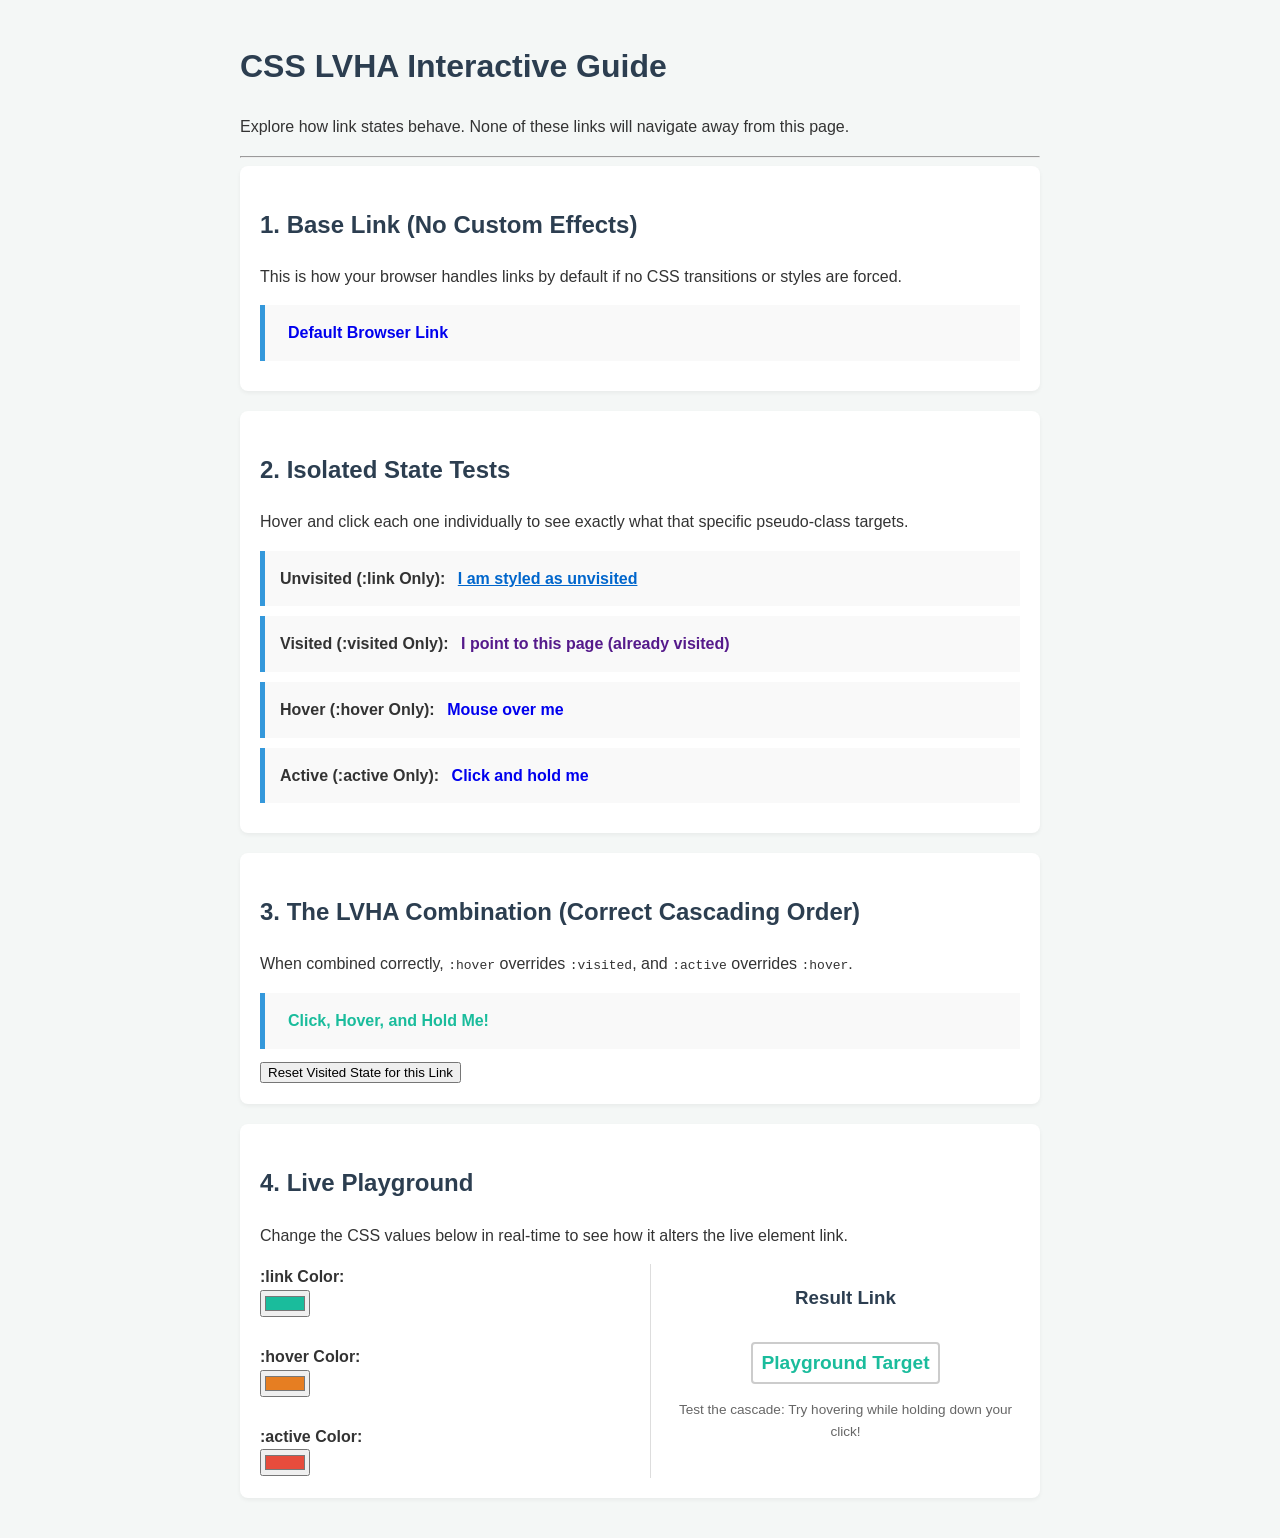
<file: lvha-gemini.html>
<!DOCTYPE html>
<html lang="en">
<head>
    <meta charset="UTF-8">
    <meta name="viewport" content="width=device-width, initial-scale=1.0">
    <title>Gemini : CSS LVHA Playground</title>
    <style>
        :root {
            --bg-color: #f4f7f6;
            --card-bg: #ffffff;
            --text-color: #333;
            --border-color: #ddd;
        }

        body {
            font-family: -apple-system, BlinkMacSystemFont, "Segoe UI", Roboto, Helvetica, Arial, sans-serif;
            background-color: var(--bg-color);
            color: var(--text-color);
            line-height: 1.6;
            padding: 20px;
            max-width: 800px;
            margin: 0 auto;
        }

        h1, h2, h3 {
            color: #2c3e50;
        }

        .section {
            background: var(--card-bg);
            padding: 20px;
            margin-bottom: 20px;
            border-radius: 8px;
            box-shadow: 0 2px 4px rgba(0,0,0,0.05);
        }

        .demo-box {
            padding: 15px;
            background: #f9f9f9;
            border-left: 5px solid #3498db;
            margin: 10px 0;
        }

        /* Base setup for playground to keep things clean */
        a {
            font-weight: bold;
            text-decoration: none;
            padding: 4px 8px;
            border-radius: 4px;
            transition: all 0.2s ease;
        }

        /* --- 1. Isolated Tests --- */
        .iso-link a:link { color: #0066cc; text-decoration: underline; }
        .iso-visited a:visited { color: #551a8b; background-color: #f0e6ff; }
        .iso-hover a:hover { color: #e74c3c; background-color: #fadbd8; }
        .iso-active a:active { color: #2ecc71; background-color: #d4efdf; }

        /* --- 2. Combined LVHA Correct Order --- */
        .correct-lvha a:link    { color: #1abc9c; } /* Turquoise */
        .correct-lvha a:visited { color: #9b59b6; } /* Purple */
        .correct-lvha a:hover   { color: #e67e22; text-decoration: underline; } /* Orange */
        .correct-lvha a:active  { color: #e74c3c; background: #fadbd8; } /* Red */

        /* --- Live Playground Styles --- */
        #dynamic-link {
            font-size: 1.2rem;
            border: 2px solid #ccc;
            display: inline-block;
            margin-top: 10px;
        }
    </style>
</head>
<body>

    <h1>CSS LVHA Interactive Guide</h1>
    <p>Explore how link states behave. None of these links will navigate away from this page.</p>

    <hr>

    <div class="section">
        <h2>1. Base Link (No Custom Effects)</h2>
        <p>This is how your browser handles links by default if no CSS transitions or styles are forced.</p>
        <div class="demo-box">
            <a href="#base" onclick="return false;">Default Browser Link</a>
        </div>
    </div>

    <div class="section">
        <h2>2. Isolated State Tests</h2>
        <p>Hover and click each one individually to see exactly what that specific pseudo-class targets.</p>
        
        <div class="demo-box iso-link">
            <strong>Unvisited (:link Only):</strong> <a href="#link" onclick="return false;">I am styled as unvisited</a>
        </div>
        
        <div class="demo-box iso-visited">
            <strong>Visited (:visited Only):</strong> <a href="" onclick="return false;">I point to this page (already visited)</a>
        </div>
        
        <div class="demo-box iso-hover">
            <strong>Hover (:hover Only):</strong> <a href="#hover" onclick="return false;">Mouse over me</a>
        </div>
        
        <div class="demo-box iso-active">
            <strong>Active (:active Only):</strong> <a href="#active" onclick="return false;">Click and hold me</a>
        </div>
    </div>

    <div class="section">
        <h2>3. The LVHA Combination (Correct Cascading Order)</h2>
        <p>When combined correctly, <code>:hover</code> overrides <code>:visited</code>, and <code>:active</code> overrides <code>:hover</code>.</p>
        <div class="demo-box correct-lvha">
            <a href="#combo" id="combo-link">Click, Hover, and Hold Me!</a>
        </div>
        <button onclick="resetComboLink()">Reset Visited State for this Link</button>
    </div>

    <div class="section">
        <h2>4. Live Playground</h2>
        <p>Change the CSS values below in real-time to see how it alters the live element link.</p>
        
        <div style="display: grid; grid-template-columns: 1fr 1fr; gap: 20px;">
            <div>
                <label><strong>:link Color:</strong></label><br>
                <input type="color" id="input-link" value="#1abc9c" oninput="updateStyles()"><br><br>
                
                <label><strong>:hover Color:</strong></label><br>
                <input type="color" id="input-hover" value="#e67e22" oninput="updateStyles()"><br><br>
                
                <label><strong>:active Color:</strong></label><br>
                <input type="color" id="input-active" value="#e74c3c" oninput="updateStyles()">
            </div>
            
            <div style="text-align: center; border-left: 1px solid var(--border-color); padding-left: 20px;">
                <h3>Result Link</h3>
                <a href="#playground" id="dynamic-link" onclick="return false;">Playground Target</a>
                <p style="font-size: 0.85rem; color: #666; margin-top: 15px;">
                    Test the cascade: Try hovering while holding down your click!
                </p>
            </div>
        </div>
    </div>

    <style id="playground-styles">
        /* Dynamic styles will be injected here */
        #dynamic-link:link { color: #1abc9c; }
        #dynamic-link:hover { color: #e67e22; }
        #dynamic-link:active { color: #e74c3c; }
    </style>

    <script>
        function resetComboLink() {
            const link = document.getElementById('combo-link');
            // Change the hash uniquely to trick the browser into treating it as unvisited
            link.href = "#combo-" + Math.random().toString(36).substring(2, 7);
        }

        function updateStyles() {
            const linkColor = document.getElementById('input-link').value;
            const hoverColor = document.getElementById('input-hover').value;
            const activeColor = document.getElementById('input-active').value;
            
            const styleTag = document.getElementById('playground-styles');
            styleTag.innerHTML = `
                #dynamic-link:link { color: ${linkColor}; }
                #dynamic-link:hover { color: ${hoverColor}; }
                #dynamic-link:active { color: ${activeColor}; }
            `;
        }
    </script>
</body>
</html>
</file>
<file: starting.css>
/*
Codecademy : Web Development Foundations
*/

body{
  background-color: #ffffff;
  margin: 0px;
  padding:0px;
}
.navigation{
  box-sizing: border-box;
  background-color: #ffffff;
  border-bottom: 1px solid #dddddd;
  left: 0px;
  overflow-y: auto;
  padding:30px;
  position: fixed;
  text-align: center;
  top: 0px;
  width: 100%;
  z-index: 999;
}
ul{
  margin: 0px;
  padding: 0px;
}
.navigation a{
  color: #736B92;
  display: inline-block;
  font-family: 'Raleway', sans-serif;
  font-size: 16px;
  font-weight: 300;
  letter-spacing: 2px;
  padding: 10px 40px;
  text-transform: uppercase;
}
a.logo{
  color: #2176FF;
  font-family: 'Amatic SC',sans-serif;
  font-size: 34px;
  padding: 0px 60px;
  text-align: center;
  text-transform: uppercase;
}
.banner{
  background-image: url("https://images.unsplash.com/photo-1418290232843-5d7a0bd93f7d?dpr=1&auto=format&crop=entropy&fit=crop&w=1500&h=1001&q=80&cs=tinysrgb");
  background-position: center top;
  background-size: cover;
  border-bottom: 1px solid #dddddd;
  height: 700px;
  position: relative;
  text-align: center;
  top: 100px;
  width: 100%;
}
.banner-text{
  position: relative;
  top: 200px;
}
h1{
  color: #ffffff;
  font-family: 'Raleway',sans-serif;
  font-size: 60px;
  font-weight: 100;
  letter-spacing: 2px;
  margin: 0px;
  text-align: center;
  text-transform: uppercase;
}
h2{
  color: #2176FF;
  font-family: 'Amatic SC',sans-serif;
  font-size: 30px;
  margin: 0px;
  text-align: center;
  text-transform: uppercase;
}
.banner h2{
  font-size: 120px;
  margin: -40px 0px 80px 0px;
}
.content{
  background-image: url('https://content.codecademy.com/courses/learn-links-and-buttons/project/mountain1.jpg');
  background-position: center top;
  background-size: cover;
  border-bottom: 1px solid #eeeeee;
  margin: 0 auto;
  overflow-y: auto;
  padding: 80px 0px;
  position: relative;
  text-align: center;
}
p{
  color: #000000;
  font-family: 'Raleway',sans-serif;
  font-size: 18px;
  line-height: 42px;
  text-align: left;
}
.description{
  display: inline-block;
  width: 70%;
}
.activities-panel{
  margin-bottom: 40px;
  padding: 80px 0px;
  text-align: center;
  display: flex;
  align-items: flex-start;
  flex-wrap: wrap;
  justify-content: center;
}
.activities-panel h2 {
  width: 100%;
}
.activity{
  background-color: #2176FF;
  box-sizing: border-box;
  width: 240px;
  height: 200px;
  display: flex;
  align-items: center;
  justify-content: center;
  color: #fff;
  font-family: 'Amatic SC',sans-serif;
  font-size: 30px;
  text-align: center;
  text-transform: uppercase;
  margin: 5px;
}
.footer{
  background-color: #2176FF;
  padding: 30px;
  text-align: center;
}
.footer h2{
  color: #ffffff;
  font-family: 'Raleway',sans-serif;
  font-size: 14px;
  font-weight: 100;
  letter-spacing: 2px;
}

a {
  cursor: default;
  text-decoration-line: none;
}
</file>
<file: style.css>
/*
  Codecademy : Web Development Foundations
  Enhanced Links & Buttons with DeepSeek
*/

/* ============================================
   GLOBAL LINK STYLES
   ============================================ */

/* All links on the page */
a {
  color: #2176FF;
  text-decoration: none;
  position: relative;
  
  /* Underline effect that grows from left to right */
  background-image: linear-gradient(#2176FF, #2176FF);
  background-size: 0% 1px;
  background-repeat: no-repeat;
  background-position: left bottom;
  
  transition: background-size 0.3s ease, color 0.25s ease;
}

/* Link states */
a:link {
  color: #2176FF;
}

a:visited {
  color: #5a4fcf;
}

a:hover {
  color: #1558cc;
  background-size: 100% 1px;
}

a:active {
  color: #0e3d99;
}

/* ============================================
   GLOWING EFFECT FOR NAVIGATION LINKS
   ============================================ */

.glow-on-hover {
  width: 220px;
  height: 50px;
  border: none;
  outline: none;
  color: #fff;
  background: #111;
  cursor: pointer;
  position: relative;
  z-index: 0;
  border-radius: 10px;
  text-align: center;
  line-height: 50px;
  display: inline-block;
}

.glow-on-hover:before {
  content: '';
  background: linear-gradient(45deg, 
    rgba(255, 0, 0, 0.5), 
    rgba(255, 115, 0, 0.5), 
    rgba(255, 251, 0, 0.5), 
    rgba(72, 255, 0, 0.5), 
    rgba(0, 255, 213, 0.5), 
    rgba(0, 43, 255, 0.5), 
    rgba(122, 0, 255, 0.5), 
    rgba(255, 0, 200, 0.5), 
    rgba(255, 0, 0, 0.5));
  position: absolute;
  top: -2px;
  left: -2px;
  background-size: 400%;
  z-index: -1;
  filter: blur(5px);
  width: calc(100% + 4px);
  height: calc(100% + 4px);
  animation: glowing 20s linear infinite;
  opacity: 0;
  transition: opacity .3s ease-in-out;
  border-radius: 10px;
}

.glow-on-hover:active {
  color: #000;
}

.glow-on-hover:active:after {
  background: transparent;
}

.glow-on-hover:hover:before {
  opacity: 1;
}

.glow-on-hover:after {
  z-index: -1;
  content: '';
  position: absolute;
  width: 100%;
  height: 100%;
  background: #111;
  left: 0;
  top: 0;
  border-radius: 10px;
}

/* Glowing animation keyframes */
@keyframes glowing {
  0% { background-position: 0 0; }
  50% { background-position: 400% 0; }
  100% { background-position: 0 0; }
}

/* ============================================
   SPECIAL UNDERLINE EFFECT (for Breckenridge & Rigatoni)
   ============================================ */

.hover-underline {
  font-size: inherit;
  color: #2176FF;
  position: relative;
  display: inline-block;
  background-image: none;  /* Removes the default underline */
}

/* Creates two colored lines (top and bottom) */
.hover-underline::after,
.hover-underline::before {
  content: '';
  position: absolute;
  width: 100%;
  height: 2px;
  background: linear-gradient(to right, #ff0000, #00ffff);  /* Red to cyan gradient */
  bottom: -5px;
  left: 0;
  transform: scaleX(0);      /* Hidden by default */
  transform-origin: right;
  transition: transform 0.4s ease-out;
}

/* Top line */
.hover-underline::before {
  top: -5px;
  transform-origin: left;
}

/* Reveal both lines on hover */
.hover-underline:hover::after,
.hover-underline:hover::before {
  transform: scaleX(1);
}

.hover-underline:hover {
  color: #2176FF;
  background-size: 0%;
}

/* Shrink effect when clicking */
.hover-underline:active {
  transform: scale(0.9);
}

/* ============================================
   NAVIGATION LINKS
   ============================================ */

.nav-link {
  position: relative;
  background: none;
  border: none;
  cursor: pointer;
  transition: color 0.2s ease;
}

/* Creates the underline for nav links */
.nav-link::after {
  content: "";
  position: absolute;
  left: 0;
  bottom: -4px;
  width: 0;
  height: 2px;
  background-color: #2176FF;
  transition: width 0.3s ease;
}

.nav-link:hover {
    font-weight: 600;
  color: white;
  text-decoration: none;
  background-size: 0%;
}

/* Expands the underline on hover */
.nav-link:hover::after {
  width: 100%;
}

/* Shrink effect when clicking */
.nav-link:active {
  transform: scale(0.9);
}

/* ============================================
   CTA BUTTON (Get on the mountain)
   ============================================ */

.btn {
  display: inline-block;
  position: relative;
  overflow: hidden;
  z-index: 0;
  
  /* Glass morphism effect - frosted glass look */
  background: rgba(255, 255, 255, 0.35);
  backdrop-filter: blur(8px);
  -webkit-backdrop-filter: blur(8px);
  
  /* Shape */
  border: 1px solid rgba(255, 255, 255, 0.6);
  border-radius: 999px;      /* Pill shape */
  padding: 14px 36px;
  
  /* Typography */
  color: white !important;
  cursor: pointer;
  text-decoration: none;
  font-family: 'Raleway', sans-serif;
  font-size: 16px;
  font-weight: 600;
  letter-spacing: 2px;
  text-transform: uppercase;
  
  /* Animation */
  animation: btn-pulse 2.8s ease-out infinite;
  transition: transform 0.25s ease,
              box-shadow 0.25s ease,
              backdrop-filter 0.25s ease,
              border-color 0.25s ease;
  
  background-image: none;
}

/* Wipe-fill effect that slides up from bottom on hover */
.btn::before {
  content: '';
  position: absolute;
  inset: 0;
  background-color: rgba(33, 118, 255, 0.2);
  transform: translateY(100%);
  transition: transform 0.3s ease;
  z-index: -1;
  border-radius: 999px;
}

/* Pulsing animation to draw attention */
@keyframes btn-pulse {
  0% {
    box-shadow: 0 0 0 0 rgba(255, 255, 255, 0.45);
  }
  55% {
    box-shadow: 0 0 0 12px rgba(255, 255, 255, 0);
  }
  100% {
    box-shadow: 0 0 0 0 rgba(255, 255, 255, 0);
  }
}

/* Button hover state */
.btn:hover {
  transform: translateY(-6px);
  backdrop-filter: blur(14px);
  -webkit-backdrop-filter: blur(14px);
  box-shadow: 0 20px 40px rgba(0, 0, 0, 0.15);
  border-color: rgba(255, 255, 255, 0.9);
  animation: none;
  text-decoration: none;
  background-image: none;
  color: white;
}

/* Reveal the wipe-fill on hover */
.btn:hover::before {
  transform: translateY(0%);
}

/* Button active (click) state */
.btn:active {
  transform: translateY(-1px) scale(0.96);
  box-shadow: 0 6px 16px rgba(0, 0, 0, 0.15);
  background-image: none;
  color: white !important;
}

/* ============================================
   ACTIVITY CARDS
   ============================================ */

.activity {
  background-image: none;
  transition: color 0.2s ease,
              background-color 0.25s ease,
              border-color 0.2s ease,
              transform 0.2s ease,
              box-shadow 0.2s ease;
}

/* Activity card hover state */
.activity:hover {
  color: #ffffff;
  background-color: #1a60e8;
  border-color: rgba(255, 255, 255, 0.7);
  transform: translateY(-4px);
  box-shadow: 0 8px 20px rgba(0, 0, 0, 0.25);
  background-image: none;
}

/* Activity card active (click) state */
.activity:active {
  background-color: #ffffff;
  color: #2176FF;
  border-color: #2176FF;
  transform: translateY(0px);
  box-shadow: 0 2px 8px rgba(0, 0, 0, 0.15);
  background-image: none;
}
</file>
